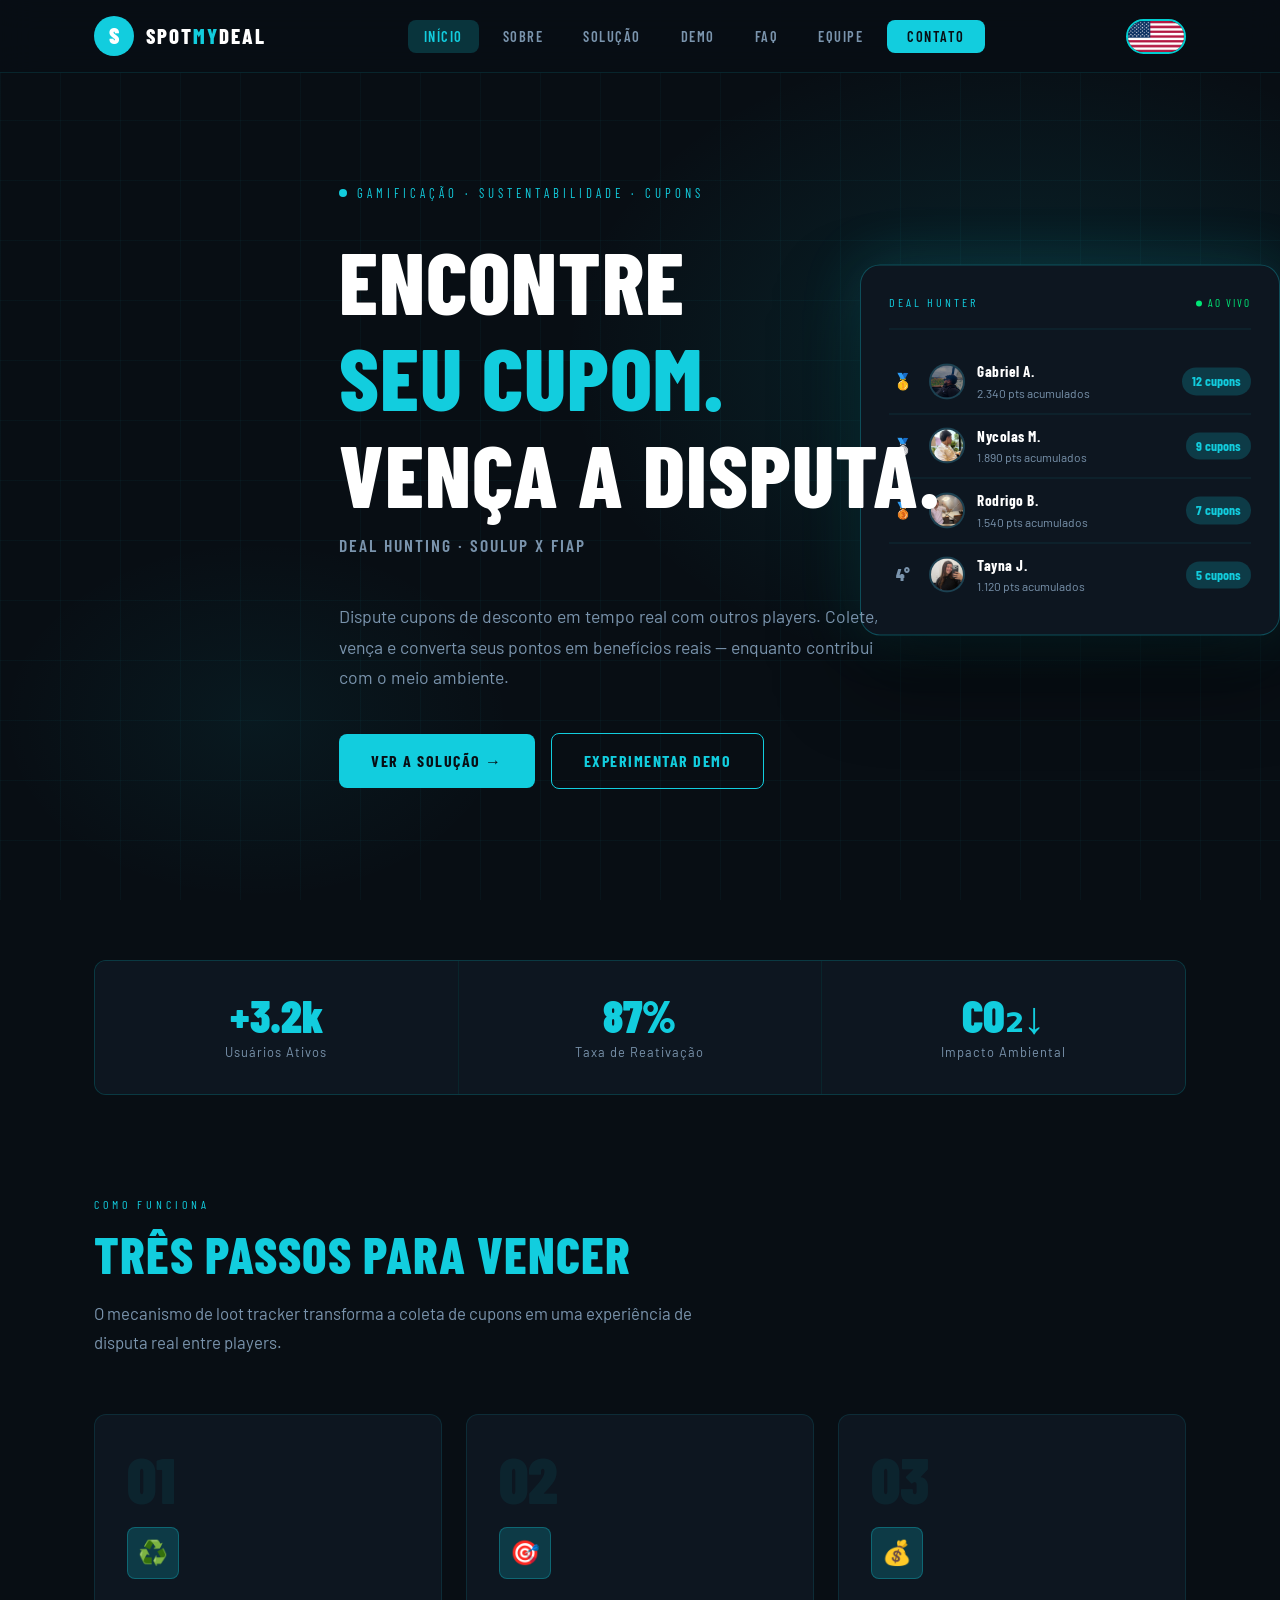
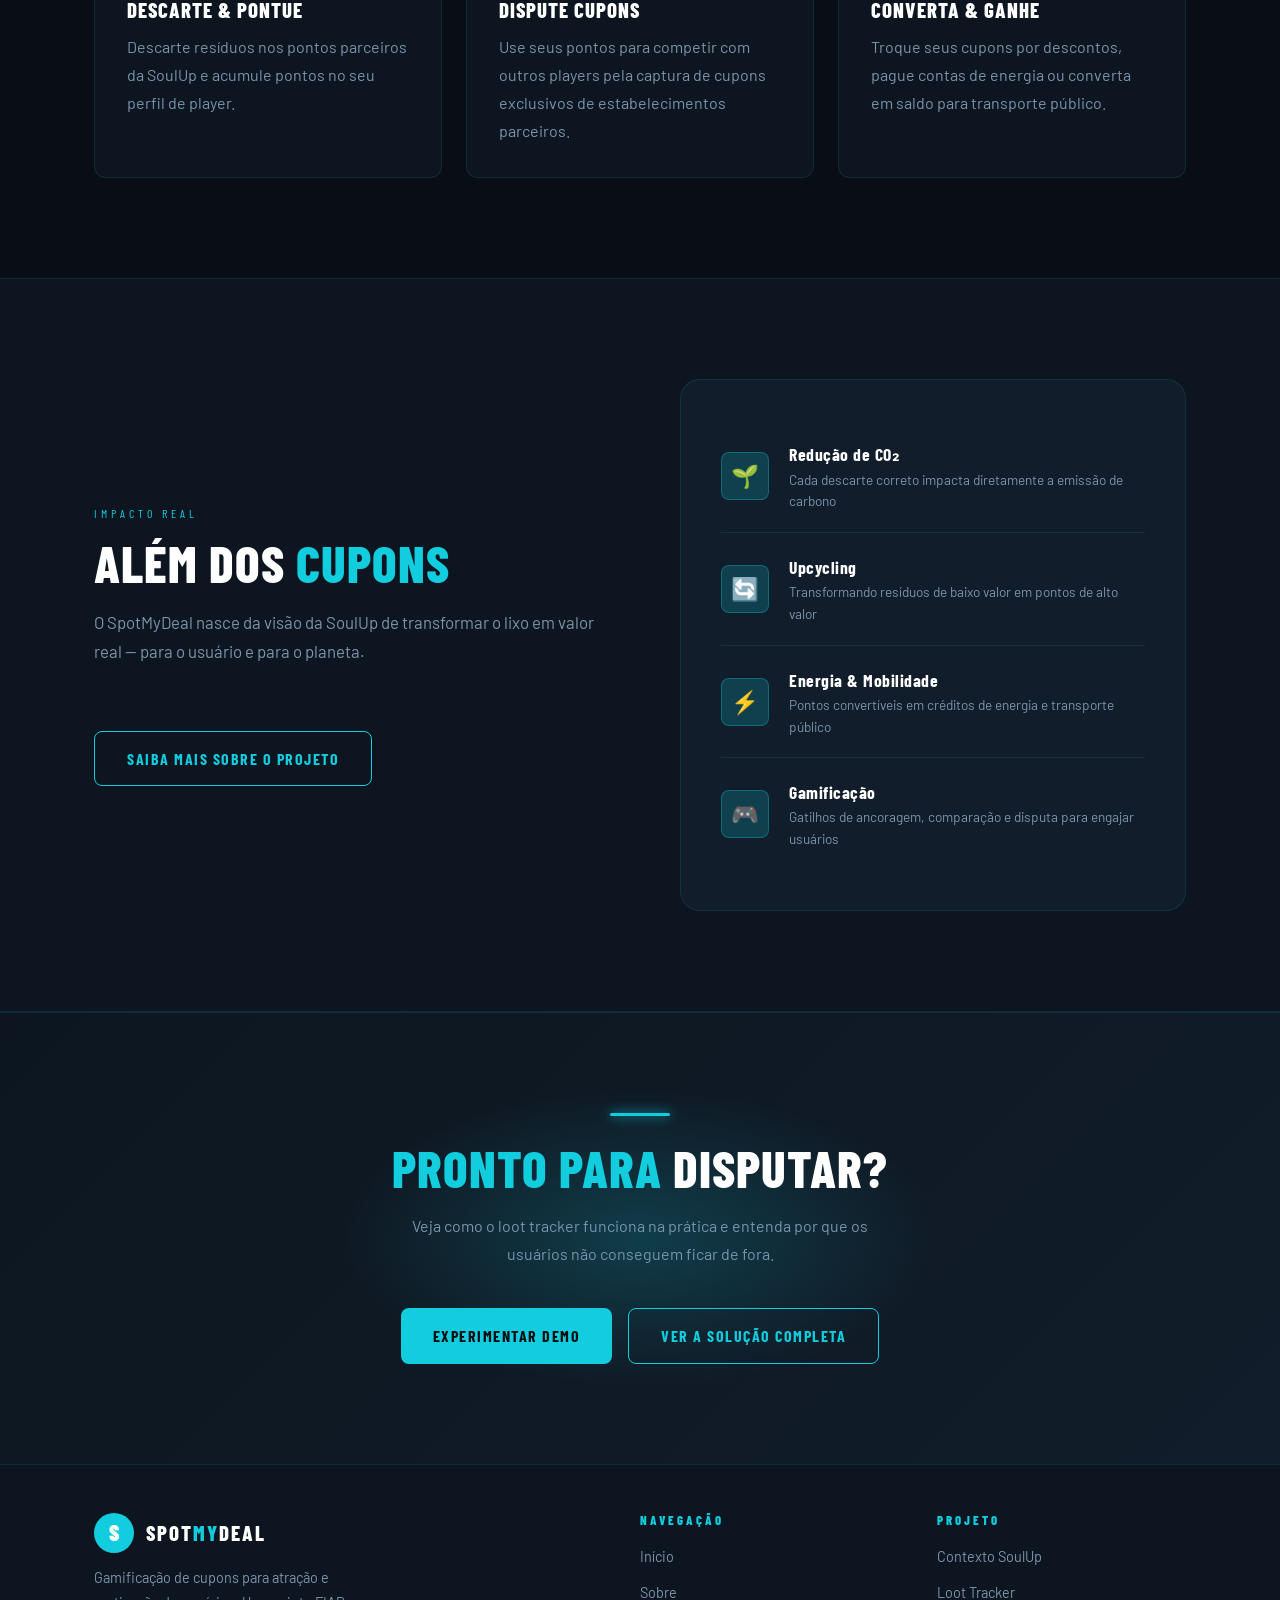
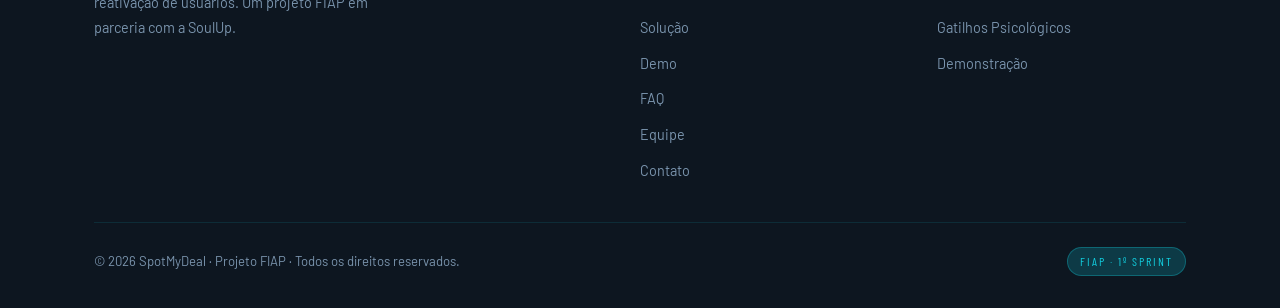
<file: index.html>
<html lang="pt-BR">

<head>
  <meta charset="UTF-8">
  <meta name="viewport" content="width=device-width, initial-scale=1.0">
  <meta name="description"
    content="SpotMyDeal — Encontre seu cupom. Gamificação de cupons de desconto com loot tracker. Projeto FIAP x SoulUp.">
  <title>SpotMyDeal — Encontre Seu Cupom</title>
  <link rel="stylesheet" href="css/style.css">
  <link rel="stylesheet" href="css/responsive.css">
  <style>
    /* === HERO === */
    .hero {
      min-height: 100vh;
      display: flex;
      align-items: center;
      position: relative;
      overflow: hidden;
      background: var(--dark);
      padding-top: 72px;
    }

    .hero-bg {
      position: absolute;
      inset: 0;
      background:
        radial-gradient(ellipse 60% 60% at 80% 40%, rgba(18, 205, 222, 0.12) 0%, transparent 60%),
        radial-gradient(ellipse 40% 40% at 20% 80%, rgba(18, 205, 222, 0.06) 0%, transparent 50%);
      pointer-events: none;
    }

    .hero-grid-bg {
      position: absolute;
      inset: 0;
      background-image:
        linear-gradient(rgba(18, 205, 222, 0.04) 1px, transparent 1px),
        linear-gradient(90deg, rgba(18, 205, 222, 0.04) 1px, transparent 1px);
      background-size: 60px 60px;
      pointer-events: none;
    }

    .hero-content {
      position: relative;
      z-index: 2;
      max-width: 700px;
    }

    .hero-eyebrow {
      display: inline-flex;
      align-items: center;
      gap: 10px;
      margin-bottom: 28px;
    }

    .hero-dot {
      width: 8px;
      height: 8px;
      background: var(--cyan);
      border-radius: 50%;
      animation: pulse 2s infinite;
    }

    @keyframes pulse {

      0%,
      100% {
        box-shadow: 0 0 0 0 var(--cyan-glow-strong);
      }

      50% {
        box-shadow: 0 0 0 8px transparent;
      }
    }

    .hero-eyebrow span {
      font-family: var(--font-display);
      font-size: 0.8rem;
      letter-spacing: 4px;
      color: var(--cyan);
      text-transform: uppercase;
    }

    .hero h1 {
      margin-bottom: 8px;
      color: var(--white);
    }

    .hero h1 .highlight {
      color: var(--cyan);
      position: relative;
    }

    .hero-sub {
      font-size: 1.3rem;
      font-family: var(--font-display);
      font-weight: 600;
      color: var(--text-muted);
      letter-spacing: 2px;
      text-transform: uppercase;
      margin-bottom: 24px;
    }

    .hero p {
      font-size: 1.1rem;
      max-width: 560px;
      margin-bottom: 40px;
    }

    .hero-actions {
      display: flex;
      align-items: center;
      gap: 16px;
      flex-wrap: wrap;
    }

    /* FLOATING CARD */
    .hero-visual {
      position: absolute;
      right: 0;
      top: 50%;
      transform: translateY(-50%);
      width: 420px;
      z-index: 1;
    }

    .loot-card {
      background: var(--dark2);
      border: 1px solid var(--border-strong);
      border-radius: var(--radius-lg);
      padding: 28px;
      box-shadow: 0 40px 80px rgba(0, 0, 0, 0.5), 0 0 60px var(--cyan-glow);
      animation: float 4s ease-in-out infinite;
    }

    @keyframes float {

      0%,
      100% {
        transform: translateY(0);
      }

      50% {
        transform: translateY(-12px);
      }
    }

    .loot-header {
      display: flex;
      align-items: center;
      justify-content: space-between;
      margin-bottom: 20px;
      padding-bottom: 16px;
      border-bottom: 1px solid var(--border);
    }

    .loot-title {
      font-family: var(--font-display);
      font-size: 0.75rem;
      letter-spacing: 3px;
      color: var(--cyan);
      text-transform: uppercase;
    }

    .loot-live {
      display: flex;
      align-items: center;
      gap: 6px;
      font-family: var(--font-display);
      font-size: 0.7rem;
      letter-spacing: 2px;
      color: #00e676;
      text-transform: uppercase;
    }

    .loot-live::before {
      content: '';
      width: 6px;
      height: 6px;
      background: #00e676;
      border-radius: 50%;
      animation: pulse 1.5s infinite;
    }

    .player-row {
      display: flex;
      align-items: center;
      gap: 12px;
      padding: 10px 0;
      border-bottom: 1px solid var(--border);
    }

    .player-row:last-child {
      border-bottom: none;
    }

    .player-rank {
      font-family: var(--font-display);
      font-size: 1rem;
      font-weight: 900;
      width: 28px;
      text-align: center;
    }

    .rank-1 {
      color: #ffd740;
    }

    .rank-2 {
      color: #b0bec5;
    }

    .rank-3 {
      color: #ff8a65;
    }

    .rank-other {
      color: var(--text-muted);
    }

    .player-avatar {
      width: 36px;
      height: 36px;
      border-radius: 50%;
      background: var(--gray);
      border: 2px solid var(--border);
      display: flex;
      align-items: center;
      justify-content: center;
      font-family: var(--font-display);
      font-size: 0.9rem;
      font-weight: 700;
      color: var(--cyan);
      flex-shrink: 0;
    }

    .player-info {
      flex: 1;
    }

    .player-name {
      font-family: var(--font-display);
      font-size: 0.95rem;
      font-weight: 700;
      color: var(--white);
      letter-spacing: 0.5px;
    }

    .player-pts {
      font-size: 0.75rem;
      color: var(--text-muted);
    }

    .player-cupons {
      font-family: var(--font-display);
      font-size: 0.85rem;
      font-weight: 700;
      color: var(--cyan);
      background: var(--cyan-glow);
      padding: 3px 10px;
      border-radius: 20px;
      white-space: nowrap;
    }

    /* STATS */
    .hero-stats {
      display: grid;
      grid-template-columns: repeat(3, 1fr);
      gap: 1px;
      background: var(--border);
      border: 1px solid var(--border);
      border-radius: var(--radius);
      overflow: hidden;
      margin-top: 60px;
    }

    .stat-item {
      background: var(--dark2);
      padding: 32px 24px;
      text-align: center;
    }

    .stat-num {
      font-family: var(--font-display);
      font-size: 2.8rem;
      font-weight: 900;
      color: var(--cyan);
      line-height: 1;
      display: block;
    }

    .stat-label {
      font-size: 0.8rem;
      color: var(--text-muted);
      letter-spacing: 1px;
      margin-top: 4px;
      display: block;
    }

    /* COMO FUNCIONA */
    .how-grid {
      display: grid;
      grid-template-columns: repeat(3, 1fr);
      gap: 24px;
    }

    .how-card {
      background: var(--dark2);
      border: 1px solid var(--border);
      border-radius: var(--radius);
      padding: 32px;
      position: relative;
      overflow: hidden;
      transition: all var(--transition);
    }

    .how-card::before {
      content: '';
      position: absolute;
      top: 0;
      left: 0;
      right: 0;
      height: 2px;
      background: var(--cyan);
      transform: scaleX(0);
      transition: transform var(--transition);
    }

    .how-card:hover::before {
      transform: scaleX(1);
    }

    .how-card:hover {
      border-color: var(--border-strong);
      transform: translateY(-4px);
    }

    .how-num {
      font-family: var(--font-display);
      font-size: 4rem;
      font-weight: 900;
      color: rgba(18, 205, 222, 0.08);
      line-height: 1;
      margin-bottom: 16px;
    }

    .how-card h3 {
      font-size: 1.3rem;
      margin-bottom: 12px;
      color: var(--white);
    }

    /* IMPACTO */
    .impact-section {
      background: var(--dark2);
      border-top: 1px solid var(--border);
      border-bottom: 1px solid var(--border);
    }

    .impact-grid {
      display: grid;
      grid-template-columns: 1fr 1fr;
      gap: 80px;
      align-items: center;
    }

    .impact-visual {
      background: var(--dark3);
      border: 1px solid var(--border);
      border-radius: var(--radius-lg);
      padding: 40px;
    }

    .impact-item {
      display: flex;
      align-items: center;
      gap: 20px;
      padding: 20px 0;
      border-bottom: 1px solid var(--border);
    }

    .impact-item:last-child {
      border-bottom: none;
    }

    .impact-icon {
      width: 48px;
      height: 48px;
      background: var(--cyan-glow);
      border: 1px solid var(--border-strong);
      border-radius: var(--radius-sm);
      display: flex;
      align-items: center;
      justify-content: center;
      font-size: 1.4rem;
      flex-shrink: 0;
    }

    .impact-info strong {
      display: block;
      font-family: var(--font-display);
      font-size: 1.1rem;
      font-weight: 700;
      color: var(--white);
      letter-spacing: 0.5px;
    }

    .impact-info span {
      font-size: 0.85rem;
      color: var(--text-muted);
    }

    /* CTA FINAL */
    .cta-section {
      background: linear-gradient(135deg, var(--dark2) 0%, var(--dark3) 100%);
      border-top: 1px solid var(--border);
      text-align: center;
      position: relative;
      overflow: hidden;
    }

    .cta-section::before {
      content: '';
      position: absolute;
      top: 50%;
      left: 50%;
      transform: translate(-50%, -50%);
      width: 600px;
      height: 300px;
      background: radial-gradient(ellipse, var(--cyan-glow) 0%, transparent 70%);
      pointer-events: none;
    }

    .cta-section .container {
      position: relative;
      z-index: 1;
    }

    @media (max-width: 991px) {
      .hero-visual {
        display: none;
      }

      .how-grid {
        grid-template-columns: 1fr;
      }

      .impact-grid {
        grid-template-columns: 1fr;
        gap: 40px;
      }

      .hero-stats {
        grid-template-columns: 1fr;
      }
    }

    @media (max-width: 480px) {
      .hero-stats {
        grid-template-columns: 1fr;
      }
    }
  </style>
</head>

<body>

  <!-- NAVBAR -->
  <nav class="navbar">
    <div class="container">
      <div class="navbar-inner">
        <a href="index.html" class="nav-logo">
          <div class="nav-logo-icon">S</div>
          <span class="nav-logo-text">Spot<span>My</span>Deal</span>
        </a>
        <ul class="nav-links">
          <li><a href="index.html" data-i18n="nav.home">Início</a></li>
          <li><a href="sobre.html" data-i18n="nav.about">Sobre</a></li>
          <li><a href="solucao.html" data-i18n="nav.solution">Solução</a></li>
          <li><a href="demo.html" data-i18n="nav.demo">Demo</a></li>
          <li><a href="faq.html" data-i18n="nav.faq">FAQ</a></li>
          <li><a href="integrantes.html" data-i18n="nav.team">Equipe</a></li>
          <li><a href="contato.html" class="nav-cta" data-i18n="contact.h1">Contato</a></li>
        </ul>
        <button id="lang-toggle" class="lang-toggle" onclick="traduzirPagina()">
          <img src="img/eua.png" class="flag-img" alt="Traduzir">
        </button>
        <script src="js/troca.js"></script>
      </div>
      <div class="mobile-nav">
        <a href="index.html" class="active" data-i18n="nav.home">Início</a>
        <a href="sobre.html" data-i18n="nav.about">Sobre</a>
        <a href="solucao.html" data-i18n="nav.solution">Solução</a>
        <a href="demo.html" data-i18n="nav.demo">Demo</a>
        <a href="faq.html" data-i18n="faq.h1">FAQ</a>
        <a href="integrantes.html" data-i18n="contact.team.label">Equipe</a>
        <a href="contato.html" data-i18n="contact.h1">Contato</a>
      </div>
    </div>
  </nav>

  <main>

    <!-- HERO -->
    <section class="hero">
      <div class="hero-bg"></div>
      <div class="hero-grid-bg"></div>
      <div class="container">
        <div class="hero-content">
          <div class="hero-eyebrow">
            <div class="hero-dot"></div>
            <span data-i18n="home.eyebrow">GAMIFICAÇÃO · SUSTENTABILIDADE · CUPONS</span>
          </div>
          <h1>
            <span data-i18n="home.h1.line1">Encontre</span><br>
            <span class="highlight" data-i18n="home.h1.line2">Seu Cupom.</span><br>
            <span data-i18n="home.h1.line3">Vença a Disputa.</span>
          </h1>
          <p class="hero-sub">DEAL HUNTING · SoulUp x FIAP</p>
          <p data-i18n="home.desc">
            Dispute cupons de desconto em tempo real com outros players. Colete, vença e converta seus pontos em
            benefícios reais — enquanto contribui com o meio ambiente.
          </p>
          <div class="hero-actions">
            <a href="solucao.html" class="btn btn-primary" data-i18n="home.btn.solution">
    Ver a Solução →
</a>

            <a href="demo.html" class="btn btn-outline" data-i18n="home.btn.demo">Experimentar Demo</a>
          </div>
        </div>

        <!-- Floating leaderboard card -->
        <div class="hero-visual">
          <div class="loot-card">
            <div class="loot-header">
              <span class="loot-title">Deal Hunter</span>
              <span class="loot-live">Ao vivo</span>
            </div>
            <div class="player-row">
              <span class="player-rank rank-1">🥇</span>
              <img class="player-avatar" src="img/EU.jpeg" alt="Avatar do usuário">
              <div class="player-info">
                <div class="player-name">Gabriel A.</div>
                <div class="player-pts">2.340 pts acumulados</div>
              </div>

              <span class="player-cupons">12 cupons</span>
            </div>
            <div class="player-row">
              <span class="player-rank rank-2">🥈</span>
              <img class="player-avatar" src="img/escobar.png" alt="Avatar do usuário">
              <div class="player-info">
                <div class="player-name">Nycolas M.</div>
                <div class="player-pts">1.890 pts acumulados</div>
              </div>
              <span class="player-cupons">9 cupons</span>
            </div>
            <div class="player-row">
              <span class="player-rank rank-3">🥉</span>
              <img class="player-avatar" src="img/rodrigo.png" alt="Avatar do usuário">
              <div class="player-info">
                <div class="player-name">Rodrigo B.</div>
                <div class="player-pts">1.540 pts acumulados</div>
              </div>
              <span class="player-cupons">7 cupons</span>
            </div>
            <div class="player-row">
              <span class="player-rank rank-other">4°</span>
              <img class="player-avatar" src="img/tay.png" alt="Avatar do usuário">
              <div class="player-info">
                <div class="player-name">Tayna J.</div>
                <div class="player-pts">1.120 pts acumulados</div>
              </div>
              <span class="player-cupons">5 cupons</span>
            </div>
          </div>
        </div>
      </div>
    </section>

    <!-- STATS -->
    <section style="padding: 0;">
      <div class="container">
        <div class="hero-stats">
          <div class="stat-item">
            <span class="stat-num" data-i18n="home.stat1.num">+3.2k</span>
            <span class="stat-label" data-i18n="home.stat1.label">Usuários Ativos</span>
          </div>
          <div class="stat-item">
            <span class="stat-num" data-i18n="home.stat2.num">87%</span>
            <span class="stat-label" data-i18n="home.stat2.label">Taxa de Reativação</span>
          </div>
          <div class="stat-item">
            <span class="stat-num" data-i18n="home.stat3.num">CO₂↓</span>
            <span class="stat-label" data-i18n="home.stat3.label">Impacto Ambiental</span>
          </div>
        </div>
      </div>
    </section>

    <!-- COMO FUNCIONA -->
    <section class="section">
      <div class="container">
        <span class="section-label" data-i18n="home.how.label">Como funciona</span>
        <h2 class="section-title">
          <span data-i18n="home.how.title">Três passos para</span>
          <span data-i18n="home.how.title.hl">vencer</span>
        </h2>
        <p class="section-desc" data-i18n="home.how.desc">O mecanismo de loot tracker transforma a coleta de cupons em
          uma experiência de disputa
          real entre players.</p>
        <div class="how-grid grid-3">
          <div class="how-card">
            <div class="how-num">01</div>
            <div class="card-icon">♻️</div>
            <h3 data-i18n="home.step1.title">Descarte & Pontue</h3>
            <p data-i18n="home.step1.desc">Descarte resíduos nos pontos parceiros da SoulUp e acumule pontos no seu
              perfil de player.</p>
          </div>
          <div class="how-card">
            <div class="how-num">02</div>
            <div class="card-icon">🎯</div>
            <h3 data-i18n="home.step2.title">Dispute Cupons</h3>
            <p data-i18n="home.step2.desc">Use seus pontos para competir com outros players pela captura de cupons
              exclusivos de estabelecimentos
              parceiros.</p>
          </div>
          <div class="how-card">
            <div class="how-num">03</div>
            <div class="card-icon">💰</div>
            <h3 data-i18n="home.step3.title">Converta &amp; Ganhe</h3>
            <p data-i18n="home.step3.desc">Troque seus cupons por descontos, pague contas de energia ou converta em
              saldo para transporte público.
            </p>
          </div>
        </div>
      </div>
    </section>

    <!-- IMPACTO REAL -->
    <section class="section impact-section">
      <div class="container">
        <div class="impact-grid">
          <div>
            <span class="section-label" data-i18n="home.impact.label">Impacto Real</span>
            <h2 class="section-title">
              <span data-i18n="impacto_titulo_1" style="color: white !important;">Além dos</span>
              <span data-i18n="impacto_titulo_2">cupons</span>
            </h2>
            <p class="section-desc" data-i18n="home.impact.desc">O SpotMyDeal nasce da visão da SoulUp de transformar o
              lixo em valor real — para o
              usuário e para o planeta.</p>
            <a href="sobre.html" class="btn btn-outline" style="margin-top: 8px;" data-i18n="home.impact.btn">
              Saiba mais sobre o projeto
            </a>
          </div>
          <div class="impact-visual">
            <div class="impact-item">
              <div class="impact-icon">🌱</div>
              <div class="impact-info">
                <strong data-i18n="home.i1.title">Redução de CO₂</strong>
                <span data-i18n="home.i1.desc">Cada descarte correto impacta diretamente a emissão de carbono</span>
              </div>
            </div>
            <div class="impact-item">
              <div class="impact-icon">🔄</div>
              <div class="impact-info">
                <strong data-i18n="home.i2.title">Upcycling</strong>
                <span data-i18n="home.i2.desc">Transformando resíduos de baixo valor em pontos de alto valor</span>
              </div>
            </div>
            <div class="impact-item">
              <div class="impact-icon">⚡</div>
              <div class="impact-info">
                <strong data-i18n="home.i3.title">Energia &amp; Mobilidade</strong>
                <span data-i18n="home.i3.desc">Pontos convertíveis em créditos de energia e transporte público</span>
              </div>
            </div>
            <div class="impact-item">
              <div class="impact-icon">🎮</div>
              <div class="impact-info">
                <strong data-i18n="home.i4.title">Gamificação</strong>
                <span data-i18n="home.i4.desc">Gatilhos de ancoragem, comparação e disputa para engajar usuários</span>
              </div>
            </div>
          </div>
        </div>
      </div>
    </section>

    <!-- CTA FINAL -->
    <section class="section cta-section">
      <div class="container">
        <div class="glow-line" style="margin: 0 auto 24px;"></div>
        <h2 class="section-title">
          <span data-i18n="home.cta.title">Pronto para</span>
          <span data-i18n="home.cta.hl" style="color: var(--white) !important;">disputar?</span>
        </h2>
        <p style="margin: 0 auto 40px; max-width: 500px;" data-i18n="home.cta.desc">Veja como o loot tracker funciona na
          prática e entenda por que
          os usuários não conseguem ficar de fora.</p>
        <div style="display: flex; gap: 16px; justify-content: center; flex-wrap: wrap;">
          <a href="demo.html" class="btn btn-primary" data-i18n="home.hero.btn_demo">
            Experimentar Demo
          </a>
          <a href="solucao.html" class="btn btn-outline" data-i18n="home.hero.btn_solution">
            Ver a Solução Completa
          </a>
        </div>
      </div>
    </section>

  </main>

  <!-- FOOTER -->
  <footer>
    <div class="container">
      <div class="footer-grid">
        <div class="footer-brand">
          <a href="index.html" class="nav-logo" style="margin-bottom: 0;">
            <div class="nav-logo-icon">S</div>
            <span class="nav-logo-text">Spot<span>My</span>Deal</span>
          </a>
          <p data-i18n="footer.desc">Gamificação de cupons para atração e reativação de usuários. Um projeto FIAP em
            parceria com a SoulUp.</p>
        </div>
        <div class="footer-col">
          <h4>Navegação</h4>
          <ul>
            <li><a href="index.html" data-i18n="nav.home">Início</a></li>
            <li><a href="sobre.html" data-i18n="nav.about">Sobre</a></li>
            <li><a href="solucao.html" data-i18n="nav.solution">Solução</a></li>
            <li><a href="demo.html" data-i18n="nav.demo">Demo</a></li>
            <li><a href="faq.html" data-i18n="faq.h1">FAQ</a></li>
            <li><a href="integrantes.html" data-i18n="contact.team.label">Equipe</a></li>
            <li><a href="contato.html" data-i18n="contact.h1">Contato</a></li>
          </ul>
        </div>
        <div class="footer-col">
          <h4>Projeto</h4>
          <ul>
            <li><a href="sobre.html#contexto" data-i18n="footer.context">Contexto SoulUp</a></li>
            <li><a href="solucao.html#mecanismo" data-i18n="demo.h1">Loot Tracker</a></li>
            <li><a href="solucao.html#gatilhos" data-i18n="footer.triggers">Gatilhos Psicológicos</a></li>
            <li><a href="demo.html" data-i18n="footer.demo">Demonstração</a></li>
          </ul>
        </div>
      </div>
      <div class="footer-bottom">
        <p style="color: var(--text-muted);">© 2026 SpotMyDeal · Projeto FIAP · Todos os direitos reservados.</p>
        <span class="footer-badge" data-i18n="footer.badge">FIAP · 1º SPRINT</span>
      </div>
    </div>
  </footer>

  <script src="js/main.js"></script>
  <script src="js/i18n.js"></script>
  <!-- Code injected by live-server -->
  <script>
    // <![CDATA[  <-- For SVG support
    if ('WebSocket' in window) {
      (function () {
        function refreshCSS() {
          var sheets = [].slice.call(document.getElementsByTagName("link"));
          var head = document.getElementsByTagName("head")[0];
          for (var i = 0; i < sheets.length; ++i) {
            var elem = sheets[i];
            var parent = elem.parentElement || head;
            parent.removeChild(elem);
            var rel = elem.rel;
            if (elem.href && typeof rel != "string" || rel.length == 0 || rel.toLowerCase() == "stylesheet") {
              var url = elem.href.replace(/(&|\?)_cacheOverride=\d+/, '');
              elem.href = url + (url.indexOf('?') >= 0 ? '&' : '?') + '_cacheOverride=' + (new Date().valueOf());
            }
            parent.appendChild(elem);
          }
        }
        var protocol = window.location.protocol === 'http:' ? 'ws://' : 'wss://';
        var address = protocol + window.location.host + window.location.pathname + '/ws';
        var socket = new WebSocket(address);
        socket.onmessage = function (msg) {
          if (msg.data == 'reload') window.location.reload();
          else if (msg.data == 'refreshcss') refreshCSS();
        };
        if (sessionStorage && !sessionStorage.getItem('IsThisFirstTime_Log_From_LiveServer')) {
          console.log('Live reload enabled.');
          sessionStorage.setItem('IsThisFirstTime_Log_From_LiveServer', true);
        }
      })();
    }
    else {
      console.error('Upgrade your browser. This Browser is NOT supported WebSocket for Live-Reloading.');
    }
    // ]]>
  </script>


</body>

</html>
</file>
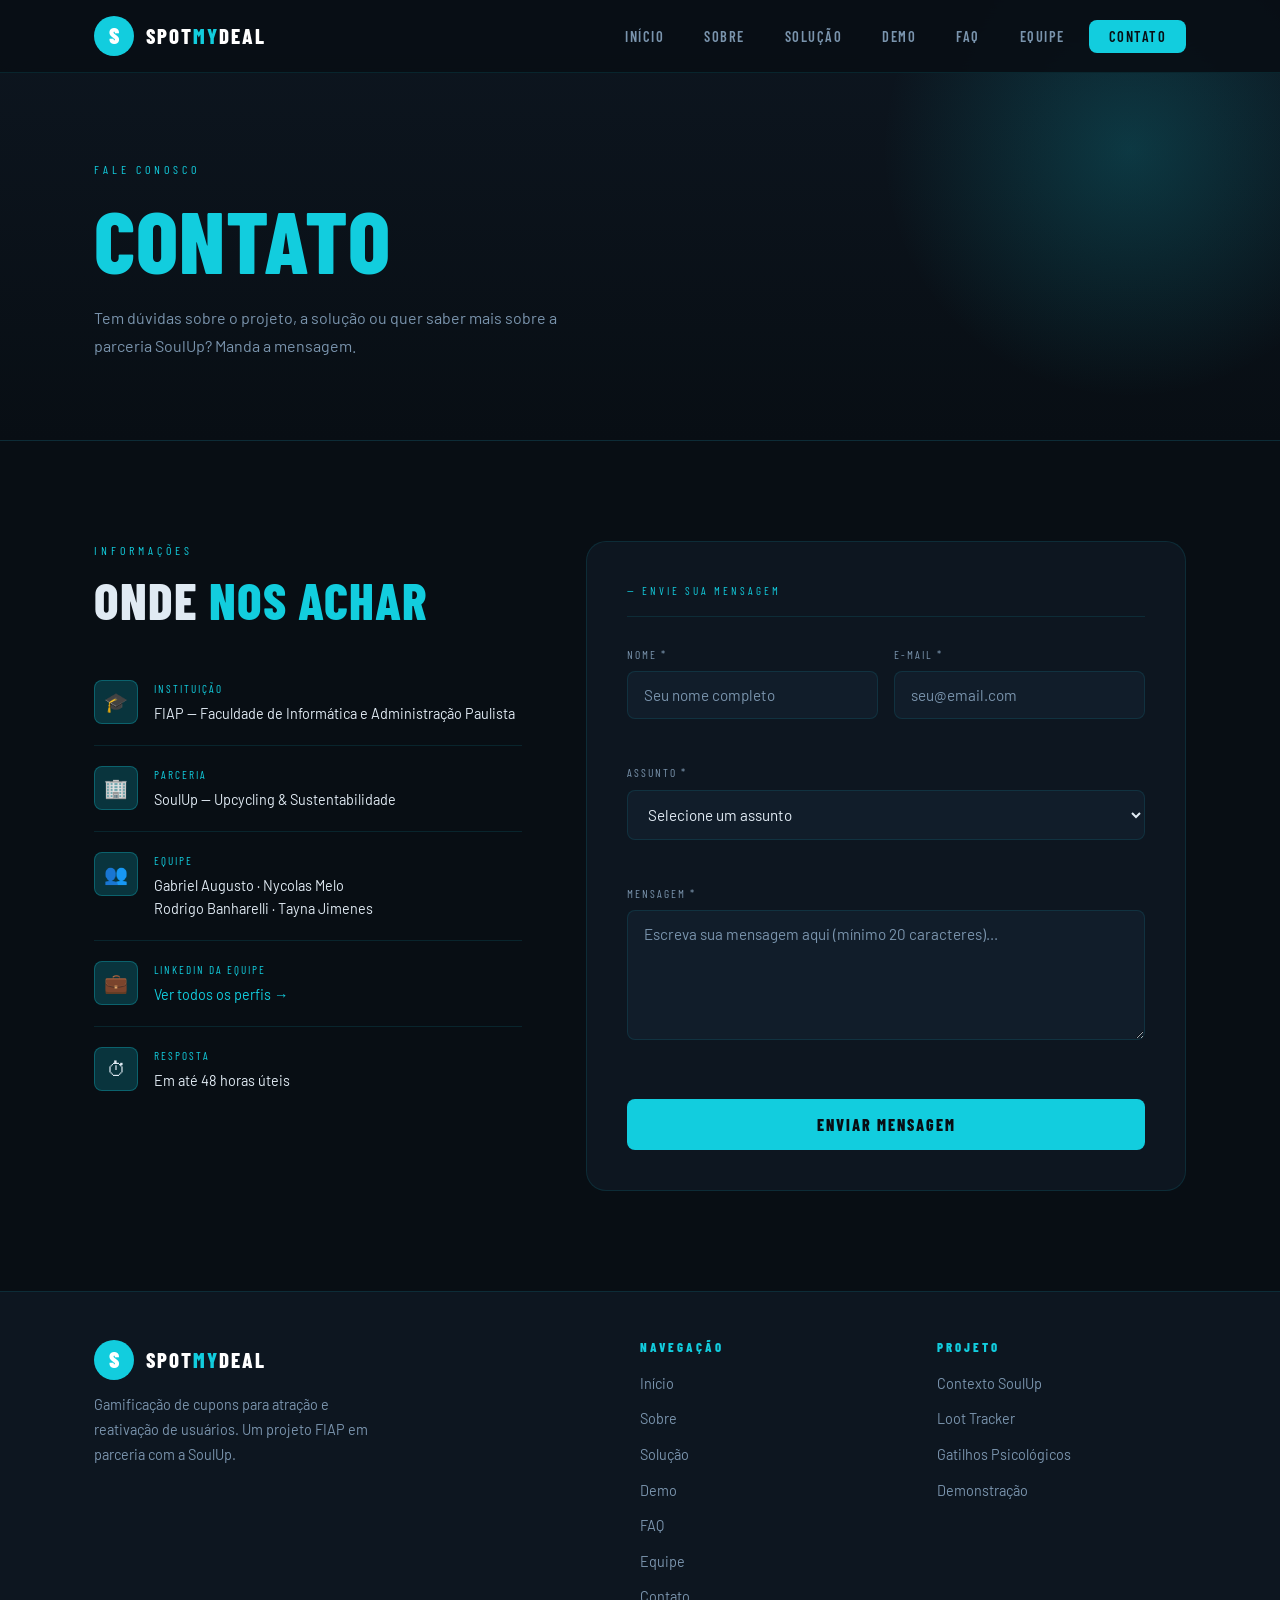
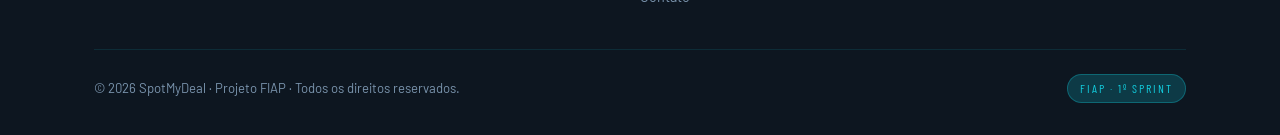
<file: contato.html>
<!DOCTYPE html>
<html lang="pt-BR">
<head>
  <meta charset="UTF-8" />
  <meta name="viewport" content="width=device-width, initial-scale=1.0" />
  <meta name="description" content="Contato SpotMyDeal — Entre em contato com a equipe do projeto." />
  <title>Contato — SpotMyDeal</title>
  <link rel="stylesheet" href="css/style.css" />
  <link rel="stylesheet" href="css/responsive.css" />
  <style>
    .contact-grid {
      display: grid;
      grid-template-columns: 1fr 1.4fr;
      gap: 64px;
      align-items: start;
    }

    /* INFO */
    .contact-info-item {
      display: flex;
      align-items: flex-start;
      gap: 16px;
      padding: 20px 0;
      border-bottom: 1px solid var(--border);
    }

    .contact-info-item:last-child { border-bottom: none; }

    .ci-icon {
      width: 44px;
      height: 44px;
      background: var(--cyan-glow);
      border: 1px solid var(--border-strong);
      border-radius: var(--radius-sm);
      display: flex;
      align-items: center;
      justify-content: center;
      font-size: 1.2rem;
      flex-shrink: 0;
    }

    .ci-label {
      font-family: var(--font-display);
      font-size: 0.7rem;
      letter-spacing: 2px;
      color: var(--cyan);
      text-transform: uppercase;
      margin-bottom: 4px;
    }

    .ci-value {
      font-size: 0.9rem;
      color: var(--text);
    }

    /* FORM */
    .form-card {
      background: var(--dark2);
      border: 1px solid var(--border);
      border-radius: var(--radius-lg);
      padding: 40px;
    }

    .form-title {
      font-family: var(--font-display);
      font-size: 0.7rem;
      letter-spacing: 3px;
      color: var(--cyan);
      text-transform: uppercase;
      margin-bottom: 28px;
      padding-bottom: 16px;
      border-bottom: 1px solid var(--border);
    }

    .form-row {
      display: grid;
      grid-template-columns: 1fr 1fr;
      gap: 16px;
    }

    .field-group {
      margin-bottom: 20px;
      position: relative;
    }

    .field-label {
      display: block;
      font-family: var(--font-display);
      font-size: 0.72rem;
      letter-spacing: 2px;
      color: var(--text-muted);
      text-transform: uppercase;
      margin-bottom: 8px;
    }

    .field-input {
      width: 100%;
      padding: 14px 16px;
      background: var(--dark3);
      border: 1px solid var(--border);
      border-radius: var(--radius-sm);
      color: var(--text);
      font-family: var(--font-body);
      font-size: 0.95rem;
      outline: none;
      transition: all var(--transition);
    }

    .field-input::placeholder { color: var(--text-muted); }

    .field-input:focus {
      border-color: var(--cyan);
      box-shadow: 0 0 0 3px var(--cyan-glow);
    }

    .field-input.input-error {
      border-color: #ff4444;
      box-shadow: 0 0 0 3px rgba(255,68,68,0.15);
    }

    .field-input.input-ok { border-color: #00e676; }

    textarea.field-input {
      resize: vertical;
      min-height: 130px;
    }

    select.field-input { cursor: pointer; }

    .field-error {
      font-size: 0.75rem;
      color: #ff6b6b;
      margin-top: 6px;
      display: block;
      min-height: 18px;
    }

    .btn-submit {
      width: 100%;
      padding: 16px;
      background: var(--cyan);
      color: var(--dark);
      border: none;
      border-radius: var(--radius-sm);
      font-family: var(--font-display);
      font-size: 1rem;
      font-weight: 800;
      letter-spacing: 2px;
      text-transform: uppercase;
      cursor: pointer;
      transition: all var(--transition);
      margin-top: 8px;
    }

    .btn-submit:hover:not(:disabled) {
      background: var(--white);
      transform: translateY(-2px);
      box-shadow: 0 8px 24px var(--cyan-glow-strong);
    }

    .btn-submit:disabled { opacity: 0.6; cursor: not-allowed; }

    .form-feedback {
      padding: 14px 18px;
      border-radius: var(--radius-sm);
      font-size: 0.9rem;
      margin-top: 16px;
      font-weight: 500;
    }

    .feedback-success {
      background: rgba(0,230,118,0.1);
      border: 1px solid rgba(0,230,118,0.3);
      color: #00e676;
    }

    .feedback-error {
      background: rgba(255,68,68,0.1);
      border: 1px solid rgba(255,68,68,0.3);
      color: #ff6b6b;
    }

    @media (max-width: 850px) {
      .contact-grid { grid-template-columns: 1fr; gap: 40px; }
      .form-row { grid-template-columns: 1fr; }
    }

    @media (max-width: 480px) {
      .form-card { padding: 24px; }
    }
  </style>
</head>
<body>

  <nav class="navbar">
    <div class="container">
      <div class="navbar-inner">
        <a href="index.html" class="nav-logo">
          <div class="nav-logo-icon">S</div>
          <span class="nav-logo-text">Spot<span>My</span>Deal</span>
        </a>
        <ul class="nav-links">
          <li><a href="index.html">Início</a></li>
          <li><a href="sobre.html">Sobre</a></li>
          <li><a href="solucao.html">Solução</a></li>
          <li><a href="demo.html">Demo</a></li>
          <li><a href="faq.html">FAQ</a></li>
          <li><a href="integrantes.html">Equipe</a></li>
          <li><a href="contato.html" class="nav-cta active">Contato</a></li>
        </ul>
        <button class="hamburger" aria-label="Menu">
          <span></span><span></span><span></span>
        </button>
      </div>
    </div>
    <div class="mobile-nav">
      <a href="index.html">Início</a>
      <a href="sobre.html">Sobre</a>
      <a href="solucao.html">Solução</a>
      <a href="demo.html">Demo</a>
      <a href="faq.html">FAQ</a>
      <a href="integrantes.html">Equipe</a>
      <a href="contato.html">Contato</a>
    </div>
  </nav>

  <main>
    <section class="page-hero">
      <div class="container">
        <span class="section-label">Fale conosco</span>
        <h1><span style="color:var(--cyan)">Contato</span></h1>
        <p style="max-width: 500px; margin-top: 16px;">Tem dúvidas sobre o projeto, a solução ou quer saber mais sobre a parceria SoulUp? Manda a mensagem.</p>
      </div>
    </section>

    <section class="section">
      <div class="container">
        <div class="contact-grid">

          <!-- INFO -->
          <div>
            <span class="section-label">Informações</span>
            <h2 class="section-title" style="margin-bottom: 32px;">Onde <span>nos achar</span></h2>

            <div class="contact-info-item">
              <div class="ci-icon">🎓</div>
              <div>
                <div class="ci-label">Instituição</div>
                <div class="ci-value">FIAP — Faculdade de Informática e Administração Paulista</div>
              </div>
            </div>

            <div class="contact-info-item">
              <div class="ci-icon">🏢</div>
              <div>
                <div class="ci-label">Parceria</div>
                <div class="ci-value">SoulUp — Upcycling & Sustentabilidade</div>
              </div>
            </div>

            <div class="contact-info-item">
              <div class="ci-icon">👥</div>
              <div>
                <div class="ci-label">Equipe</div>
                <div class="ci-value">
                  Gabriel Augusto · Nycolas Melo<br>
                  Rodrigo Banharelli · Tayna Jimenes
                </div>
              </div>
            </div>

            <div class="contact-info-item">
              <div class="ci-icon">💼</div>
              <div>
                <div class="ci-label">LinkedIn da Equipe</div>
                <div class="ci-value">
                  <a href="integrantes.html" style="color: var(--cyan);">Ver todos os perfis →</a>
                </div>
              </div>
            </div>

            <div class="contact-info-item">
              <div class="ci-icon">⏱</div>
              <div>
                <div class="ci-label">Resposta</div>
                <div class="ci-value">Em até 48 horas úteis</div>
              </div>
            </div>
          </div>

          <!-- FORMULÁRIO -->
          <div class="form-card">
            <div class="form-title">— Envie sua mensagem</div>
            <form id="contact-form" novalidate>

              <div class="form-row">
                <div class="field-group">
                  <label class="field-label" for="nome">Nome *</label>
                  <input class="field-input" type="text" id="nome" name="nome" placeholder="Seu nome completo" />
                  <span class="field-error"></span>
                </div>
                <div class="field-group">
                  <label class="field-label" for="email">E-mail *</label>
                  <input class="field-input" type="email" id="email" name="email" placeholder="seu@email.com" />
                  <span class="field-error"></span>
                </div>
              </div>

              <div class="field-group">
                <label class="field-label" for="assunto">Assunto *</label>
                <select class="field-input" id="assunto" name="assunto">
                  <option value="">Selecione um assunto</option>
                  <option value="projeto">Sobre o projeto SpotMyDeal</option>
                  <option value="soulup">Parceria SoulUp</option>
                  <option value="fiap">Trabalho FIAP</option>
                  <option value="demo">Dúvidas sobre a Demo</option>
                  <option value="outro">Outro</option>
                </select>
                <span class="field-error"></span>
              </div>

              <div class="field-group">
                <label class="field-label" for="mensagem">Mensagem *</label>
                <textarea class="field-input" id="mensagem" name="mensagem" placeholder="Escreva sua mensagem aqui (mínimo 20 caracteres)..."></textarea>
                <span class="field-error"></span>
              </div>

              <button type="submit" class="btn-submit">Enviar Mensagem</button>
            </form>
          </div>

        </div>
      </div>
    </section>
  </main>

  <footer>
    <div class="container">
      <div class="footer-grid">
        <div class="footer-brand">
          <a href="index.html" class="nav-logo">
            <div class="nav-logo-icon">S</div>
            <span class="nav-logo-text">Spot<span>My</span>Deal</span>
          </a>
          <p>Gamificação de cupons para atração e reativação de usuários. Um projeto FIAP em parceria com a SoulUp.</p>
        </div>
        <div class="footer-col">
          <h4>Navegação</h4>
          <ul>
            <li><a href="index.html">Início</a></li>
            <li><a href="sobre.html">Sobre</a></li>
            <li><a href="solucao.html">Solução</a></li>
            <li><a href="demo.html">Demo</a></li>
            <li><a href="faq.html">FAQ</a></li>
            <li><a href="integrantes.html">Equipe</a></li>
            <li><a href="contato.html">Contato</a></li>
          </ul>
        </div>
        <div class="footer-col">
          <h4>Projeto</h4>
          <ul>
            <li><a href="sobre.html#contexto">Contexto SoulUp</a></li>
            <li><a href="solucao.html#mecanismo">Loot Tracker</a></li>
            <li><a href="solucao.html#gatilhos">Gatilhos Psicológicos</a></li>
            <li><a href="demo.html">Demonstração</a></li>
          </ul>
        </div>
      </div>
      <div class="footer-bottom">
        <p style="color: var(--text-muted);">© 2026 SpotMyDeal · Projeto FIAP · Todos os direitos reservados.</p>
        <span class="footer-badge">FIAP · 1º SPRINT</span>
      </div>
    </div>
  </footer>

  <script src="js/main.js"></script>
  <script src="js/contato.js"></script>
</body>
</html>
</file>
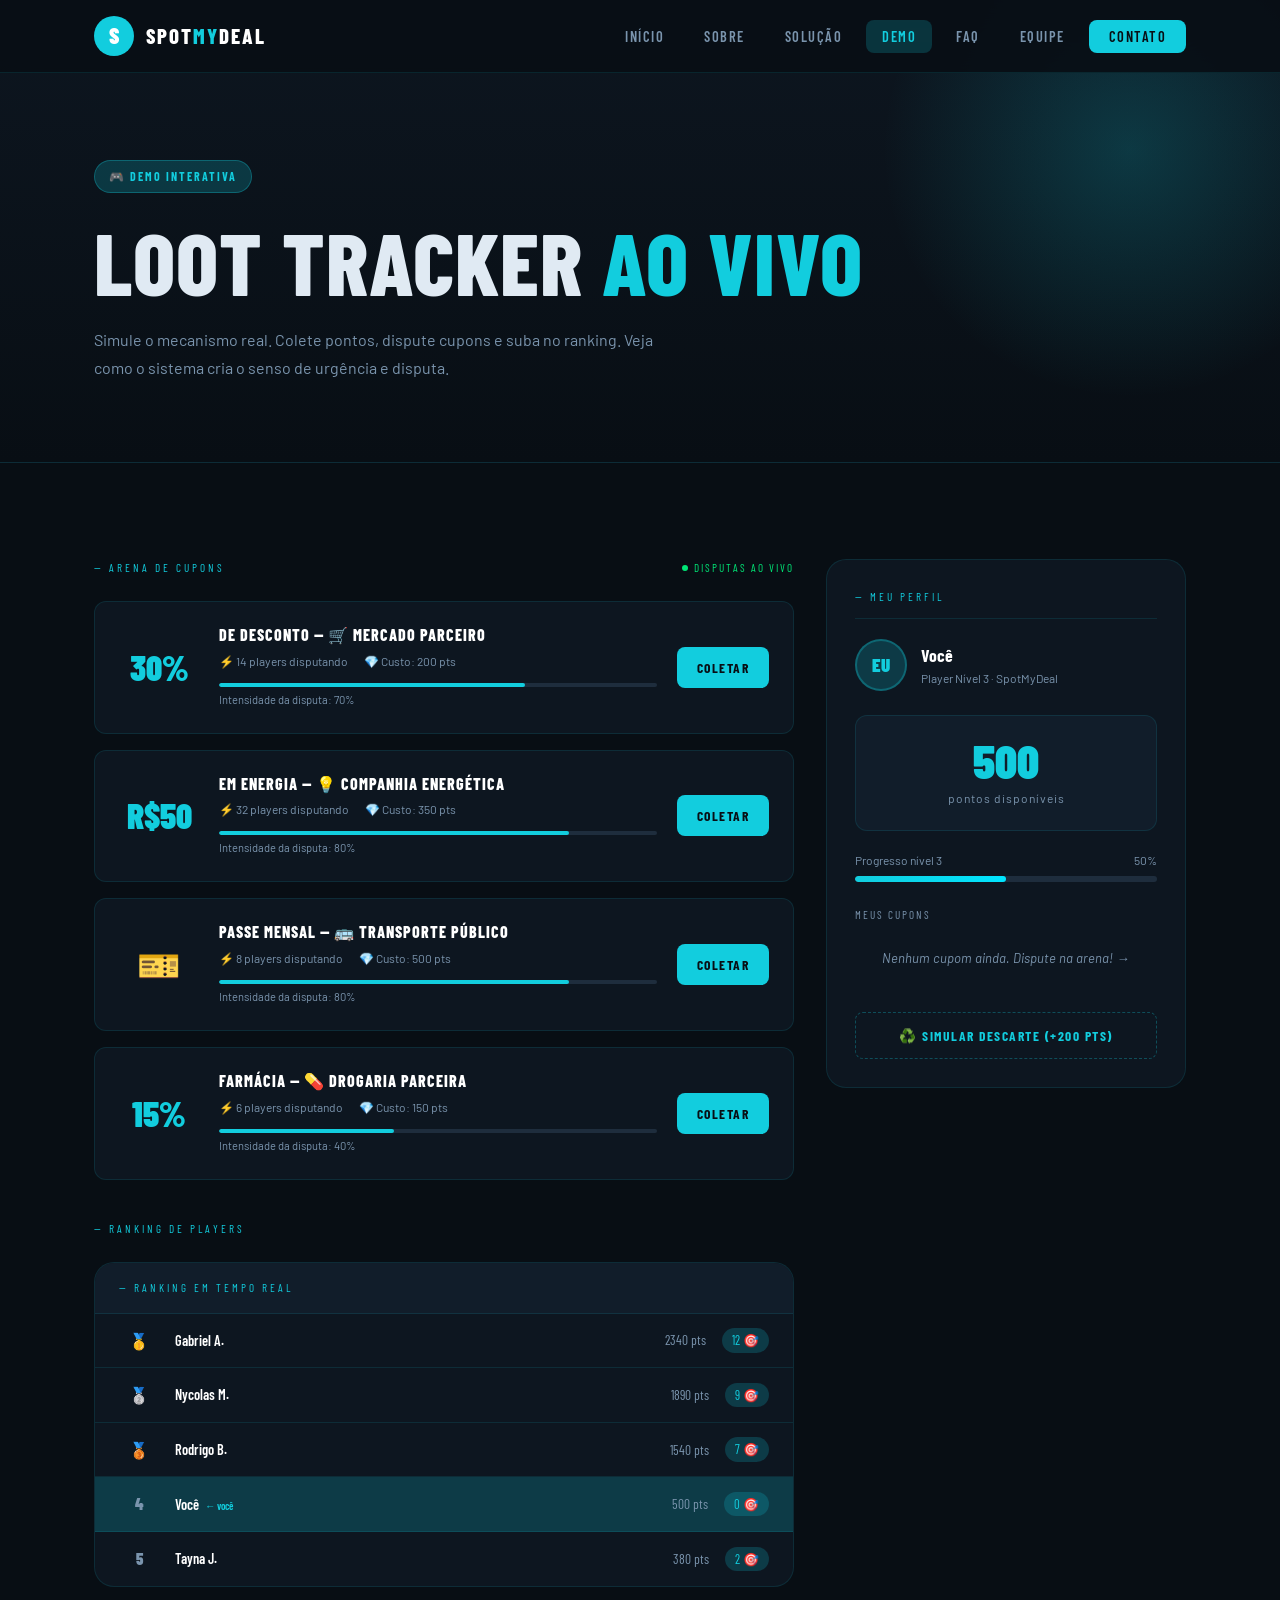
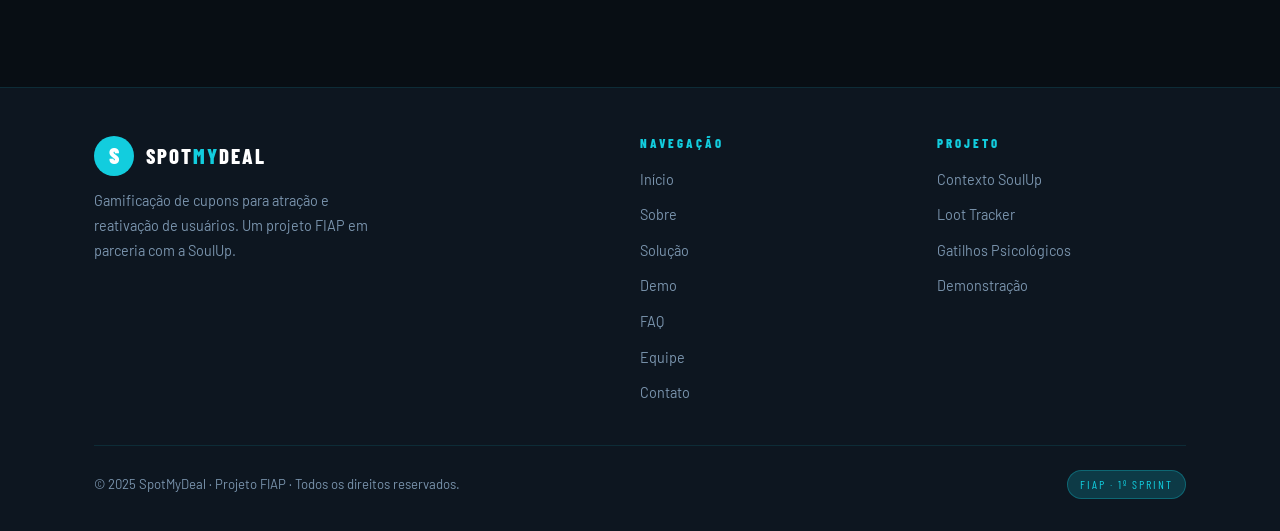
<file: demo.html>
<!DOCTYPE html>
<html lang="pt-BR">
<head>
  <meta charset="UTF-8" />
  <meta name="viewport" content="width=device-width, initial-scale=1.0" />
  <meta name="description" content="Demo interativa do SpotMyDeal — Loot Tracker em ação." />
  <title>Demo — SpotMyDeal</title>
  <link rel="stylesheet" href="css/style.css" />
  <link rel="stylesheet" href="css/responsive.css" />
  <style>
    .demo-layout {
      display: grid;
      grid-template-columns: 1fr 360px;
      gap: 32px;
      margin-top: 48px;
    }

    /* PLAYER PANEL */
    .player-panel {
      background: var(--dark2);
      border: 1px solid var(--border);
      border-radius: var(--radius-lg);
      padding: 28px;
      position: sticky;
      top: 100px;
      height: fit-content;
    }

    .panel-title {
      font-family: var(--font-display);
      font-size: 0.7rem;
      letter-spacing: 3px;
      color: var(--cyan);
      text-transform: uppercase;
      margin-bottom: 20px;
      padding-bottom: 12px;
      border-bottom: 1px solid var(--border);
    }

    .player-profile {
      display: flex;
      align-items: center;
      gap: 14px;
      margin-bottom: 24px;
    }

    .player-av {
      width: 52px;
      height: 52px;
      border-radius: 50%;
      background: var(--cyan-glow);
      border: 2px solid var(--border-strong);
      display: flex;
      align-items: center;
      justify-content: center;
      font-family: var(--font-display);
      font-size: 1.2rem;
      font-weight: 900;
      color: var(--cyan);
    }

    .player-name-big {
      font-family: var(--font-display);
      font-size: 1.1rem;
      font-weight: 700;
      color: var(--white);
    }

    .player-level {
      font-size: 0.75rem;
      color: var(--text-muted);
    }

    .pts-display {
      background: var(--dark3);
      border: 1px solid var(--border);
      border-radius: var(--radius);
      padding: 20px;
      text-align: center;
      margin-bottom: 20px;
    }

    .pts-num {
      font-family: var(--font-display);
      font-size: 3rem;
      font-weight: 900;
      color: var(--cyan);
      line-height: 1;
      display: block;
    }

    .pts-label {
      font-size: 0.75rem;
      color: var(--text-muted);
      letter-spacing: 1px;
      margin-top: 4px;
    }

    .pts-bar-wrap {
      margin-bottom: 24px;
    }

    .pts-bar-label {
      display: flex;
      justify-content: space-between;
      font-size: 0.75rem;
      color: var(--text-muted);
      margin-bottom: 6px;
    }

    .pts-bar {
      height: 6px;
      background: var(--gray);
      border-radius: 3px;
      overflow: hidden;
    }

    .pts-bar-fill {
      height: 100%;
      background: linear-gradient(90deg, var(--cyan), #00e5ff);
      border-radius: 3px;
      transition: width 0.5s ease;
    }

    .inventory-title {
      font-family: var(--font-display);
      font-size: 0.7rem;
      letter-spacing: 2px;
      color: var(--text-muted);
      text-transform: uppercase;
      margin-bottom: 12px;
    }

    .inventory-list {
      display: flex;
      flex-direction: column;
      gap: 8px;
      min-height: 60px;
    }

    .inv-item {
      display: flex;
      align-items: center;
      gap: 10px;
      background: var(--dark3);
      border: 1px solid var(--border);
      border-radius: var(--radius-sm);
      padding: 10px 14px;
      font-size: 0.82rem;
      color: var(--text);
      animation: slideIn 0.3s ease;
    }

    @keyframes slideIn {
      from { opacity: 0; transform: translateX(10px); }
      to { opacity: 1; transform: translateX(0); }
    }

    .inv-empty {
      font-size: 0.82rem;
      color: var(--text-muted);
      font-style: italic;
      text-align: center;
      padding: 12px;
    }

    /* CUPONS ARENA */
    .arena-header {
      display: flex;
      align-items: center;
      justify-content: space-between;
      margin-bottom: 24px;
    }

    .arena-title {
      font-family: var(--font-display);
      font-size: 0.7rem;
      letter-spacing: 3px;
      color: var(--cyan);
      text-transform: uppercase;
    }

    .live-badge {
      display: flex;
      align-items: center;
      gap: 6px;
      font-family: var(--font-display);
      font-size: 0.7rem;
      letter-spacing: 2px;
      color: #00e676;
      text-transform: uppercase;
    }

    .live-dot {
      width: 6px;
      height: 6px;
      background: #00e676;
      border-radius: 50%;
      animation: pulse 1.5s infinite;
    }

    .cupons-arena {
      display: flex;
      flex-direction: column;
      gap: 16px;
      margin-bottom: 40px;
    }

    .arena-card {
      background: var(--dark2);
      border: 1px solid var(--border);
      border-radius: var(--radius);
      padding: 24px;
      display: grid;
      grid-template-columns: auto 1fr auto;
      align-items: center;
      gap: 20px;
      transition: all var(--transition);
    }

    .arena-card:hover { border-color: var(--border-strong); }

    .arena-card.collected {
      opacity: 0.5;
      border-color: var(--border);
    }

    .arena-pct {
      font-family: var(--font-display);
      font-size: 2.2rem;
      font-weight: 900;
      color: var(--cyan);
      line-height: 1;
      min-width: 80px;
      text-align: center;
    }

    .arena-info h4 {
      font-size: 1rem;
      color: var(--white);
      margin-bottom: 4px;
    }

    .arena-meta {
      display: flex;
      gap: 16px;
      flex-wrap: wrap;
      margin-top: 8px;
    }

    .arena-tag {
      font-size: 0.75rem;
      color: var(--text-muted);
      display: flex;
      align-items: center;
      gap: 4px;
    }

    .arena-progress {
      margin-top: 12px;
    }

    .arena-progress-bar {
      height: 4px;
      background: var(--gray);
      border-radius: 2px;
      overflow: hidden;
    }

    .arena-progress-fill {
      height: 100%;
      background: var(--cyan);
      border-radius: 2px;
      transition: width 1s ease;
    }

    .arena-progress-label {
      font-size: 0.7rem;
      color: var(--text-muted);
      margin-top: 4px;
    }

    .btn-collect {
      padding: 12px 20px;
      background: var(--cyan);
      color: var(--dark);
      border: none;
      border-radius: var(--radius-sm);
      font-family: var(--font-display);
      font-size: 0.85rem;
      font-weight: 700;
      letter-spacing: 1.5px;
      text-transform: uppercase;
      cursor: pointer;
      transition: all var(--transition);
      white-space: nowrap;
    }

    .btn-collect:hover:not(:disabled) {
      background: var(--white);
      transform: scale(1.05);
    }

    .btn-collect:disabled {
      background: var(--gray2);
      color: var(--text-muted);
      cursor: not-allowed;
    }

    /* LEADERBOARD */
    .leaderboard {
      background: var(--dark2);
      border: 1px solid var(--border);
      border-radius: var(--radius-lg);
      overflow: hidden;
    }

    .lb-header {
      padding: 16px 24px;
      background: var(--dark3);
      border-bottom: 1px solid var(--border);
      font-family: var(--font-display);
      font-size: 0.7rem;
      letter-spacing: 3px;
      color: var(--cyan);
      text-transform: uppercase;
    }

    .lb-row {
      display: grid;
      grid-template-columns: 40px 1fr auto auto;
      align-items: center;
      gap: 16px;
      padding: 14px 24px;
      border-bottom: 1px solid var(--border);
      transition: background var(--transition);
    }

    .lb-row:last-child { border-bottom: none; }
    .lb-row:hover { background: rgba(255,255,255,0.02); }
    .lb-row.me { background: var(--cyan-glow); }

    .lb-rank {
      font-family: var(--font-display);
      font-size: 1rem;
      font-weight: 900;
      text-align: center;
    }

    .lb-name {
      font-family: var(--font-display);
      font-size: 0.9rem;
      font-weight: 600;
      color: var(--white);
    }

    .lb-me-tag {
      font-size: 0.65rem;
      color: var(--cyan);
      margin-left: 6px;
    }

    .lb-pts {
      font-family: var(--font-display);
      font-size: 0.85rem;
      color: var(--text-muted);
    }

    .lb-cupons {
      font-family: var(--font-display);
      font-size: 0.8rem;
      color: var(--cyan);
      background: var(--cyan-glow);
      padding: 2px 10px;
      border-radius: 20px;
    }

    /* TOAST */
    .toast {
      position: fixed;
      bottom: 32px;
      right: 32px;
      background: var(--dark2);
      border: 1px solid var(--border-strong);
      border-radius: var(--radius);
      padding: 16px 24px;
      display: flex;
      align-items: center;
      gap: 12px;
      box-shadow: 0 16px 40px rgba(0,0,0,0.4), 0 0 30px var(--cyan-glow);
      transform: translateY(100px);
      opacity: 0;
      transition: all 0.4s ease;
      z-index: 999;
      max-width: 320px;
    }

    .toast.show { transform: translateY(0); opacity: 1; }

    .toast-icon { font-size: 1.4rem; }

    .toast-text {
      font-family: var(--font-display);
      font-size: 0.9rem;
      font-weight: 700;
      color: var(--white);
      letter-spacing: 0.5px;
    }

    .toast-sub { font-size: 0.75rem; color: var(--text-muted); margin-top: 2px; }

    .add-pts-btn {
      width: 100%;
      padding: 14px;
      background: transparent;
      border: 1px dashed var(--border-strong);
      border-radius: var(--radius-sm);
      color: var(--cyan);
      font-family: var(--font-display);
      font-size: 0.85rem;
      font-weight: 700;
      letter-spacing: 1.5px;
      text-transform: uppercase;
      cursor: pointer;
      transition: all var(--transition);
      margin-top: 16px;
    }

    .add-pts-btn:hover { background: var(--cyan-glow); border-style: solid; }

    @media (max-width: 900px) {
      .demo-layout { grid-template-columns: 1fr; }
      .player-panel { position: static; }
    }
  </style>
</head>
<body>

  <nav class="navbar">
    <div class="container">
      <div class="navbar-inner">
        <a href="index.html" class="nav-logo">
          <div class="nav-logo-icon">S</div>
          <span class="nav-logo-text">Spot<span>My</span>Deal</span>
        </a>
        <ul class="nav-links">
          <li><a href="index.html">Início</a></li>
          <li><a href="sobre.html">Sobre</a></li>
          <li><a href="solucao.html">Solução</a></li>
          <li><a href="demo.html" class="active">Demo</a></li>
          <li><a href="faq.html">FAQ</a></li>
          <li><a href="integrantes.html">Equipe</a></li>
          <li><a href="contato.html" class="nav-cta">Contato</a></li>
        </ul>
        <button class="hamburger" aria-label="Menu">
          <span></span><span></span><span></span>
        </button>
      </div>
    </div>
    <div class="mobile-nav">
      <a href="index.html">Início</a>
      <a href="sobre.html">Sobre</a>
      <a href="solucao.html">Solução</a>
      <a href="demo.html">Demo</a>
      <a href="faq.html">FAQ</a>
      <a href="integrantes.html">Equipe</a>
      <a href="contato.html">Contato</a>
    </div>
  </nav>

  <main>
    <section class="page-hero">
      <div class="container">
        <span class="badge" style="margin-bottom: 20px;">🎮 Demo Interativa</span>
        <h1>Loot Tracker <span style="color:var(--cyan)">ao vivo</span></h1>
        <p style="max-width: 560px; margin-top: 16px;">Simule o mecanismo real. Colete pontos, dispute cupons e suba no ranking. Veja como o sistema cria o senso de urgência e disputa.</p>
      </div>
    </section>

    <section class="section" style="padding-top: 48px;">
      <div class="container">

        <div class="demo-layout">

          <!-- ARENA PRINCIPAL -->
          <div>
            <div class="arena-header">
              <span class="arena-title">— Arena de Cupons</span>
              <span class="live-badge"><span class="live-dot"></span> Disputas ao vivo</span>
            </div>

            <div class="cupons-arena" id="cuponsArena">
              <!-- gerado por JS -->
            </div>

            <!-- LEADERBOARD -->
            <div class="arena-header" style="margin-top: 40px;">
              <span class="arena-title">— Ranking de Players</span>
            </div>
            <div class="leaderboard" id="leaderboard">
              <!-- gerado por JS -->
            </div>
          </div>

          <!-- PAINEL DO PLAYER -->
          <div class="player-panel">
            <div class="panel-title">— Meu Perfil</div>

            <div class="player-profile">
              <div class="player-av">EU</div>
              <div>
                <div class="player-name-big">Você</div>
                <div class="player-level">Player Nível 3 · SpotMyDeal</div>
              </div>
            </div>

            <div class="pts-display">
              <span class="pts-num" id="myPts">500</span>
              <span class="pts-label">pontos disponíveis</span>
            </div>

            <div class="pts-bar-wrap">
              <div class="pts-bar-label">
                <span>Progresso nível 3</span>
                <span id="barPct">50%</span>
              </div>
              <div class="pts-bar">
                <div class="pts-bar-fill" id="ptsBar" style="width: 50%"></div>
              </div>
            </div>

            <div class="inventory-title">Meus Cupons</div>
            <div class="inventory-list" id="inventory">
              <div class="inv-empty">Nenhum cupom ainda. Dispute na arena! →</div>
            </div>

            <button class="add-pts-btn" onclick="addPoints()">
              ♻️ Simular Descarte (+200 pts)
            </button>
          </div>

        </div>
      </div>
    </section>
  </main>

  <!-- TOAST -->
  <div class="toast" id="toast">
    <span class="toast-icon" id="toastIcon">🎯</span>
    <div>
      <div class="toast-text" id="toastText">Cupom coletado!</div>
      <div class="toast-sub" id="toastSub">Adicionado ao seu inventário</div>
    </div>
  </div>

  <footer>
    <div class="container">
      <div class="footer-grid">
        <div class="footer-brand">
          <a href="index.html" class="nav-logo">
            <div class="nav-logo-icon">S</div>
            <span class="nav-logo-text">Spot<span>My</span>Deal</span>
          </a>
          <p>Gamificação de cupons para atração e reativação de usuários. Um projeto FIAP em parceria com a SoulUp.</p>
        </div>
        <div class="footer-col">
          <h4>Navegação</h4>
          <ul>
            <li><a href="index.html">Início</a></li>
            <li><a href="sobre.html">Sobre</a></li>
            <li><a href="solucao.html">Solução</a></li>
            <li><a href="demo.html">Demo</a></li>
            <li><a href="faq.html">FAQ</a></li>
            <li><a href="integrantes.html">Equipe</a></li>
            <li><a href="contato.html">Contato</a></li>
          </ul>
        </div>
        <div class="footer-col">
          <h4>Projeto</h4>
          <ul>
            <li><a href="sobre.html#contexto">Contexto SoulUp</a></li>
            <li><a href="solucao.html#mecanismo">Loot Tracker</a></li>
            <li><a href="solucao.html#gatilhos">Gatilhos Psicológicos</a></li>
            <li><a href="demo.html">Demonstração</a></li>
          </ul>
        </div>
      </div>
      <div class="footer-bottom">
        <p style="color: var(--text-muted);">© 2025 SpotMyDeal · Projeto FIAP · Todos os direitos reservados.</p>
        <span class="footer-badge">FIAP · 1º SPRINT</span>
      </div>
    </div>
  </footer>

  <script src="js/main.js"></script>
  <script>
    var myPts = 500;
    var myCollected = 0;
    var inventory = [];

    var cupons = [
      { id: 1, pct: '30%', label: 'de desconto', store: '🛒 Mercado Parceiro', cost: 200, players: 14, max: 20, collected: false },
      { id: 2, pct: 'R$50', label: 'em energia', store: '💡 Companhia Energética', cost: 350, players: 32, max: 40, collected: false },
      { id: 3, pct: '🎫', label: 'Passe mensal', store: '🚌 Transporte Público', cost: 500, players: 8, max: 10, collected: false },
      { id: 4, pct: '15%', label: 'farmácia', store: '💊 Drogaria Parceira', cost: 150, players: 6, max: 15, collected: false },
    ];

    var players = [
      { name: 'Gabriel A.', pts: 2340, cupons: 12, me: false },
      { name: 'Nycolas M.', pts: 1890, cupons: 9, me: false },
      { name: 'Rodrigo B.', pts: 1540, cupons: 7, me: false },
      { name: 'Você', pts: 500, cupons: 0, me: true },
      { name: 'Tayna J.', pts: 380, cupons: 2, me: false },
    ];

    function renderCupons() {
      var arena = document.getElementById('cuponsArena');
      arena.innerHTML = '';
      cupons.forEach(function (c) {
        var pct = Math.round((c.players / c.max) * 100);
        var canAfford = myPts >= c.cost && !c.collected;
        var card = document.createElement('div');
        card.className = 'arena-card' + (c.collected ? ' collected' : '');
        card.innerHTML =
          '<div class="arena-pct">' + c.pct + '</div>' +
          '<div class="arena-info">' +
            '<h4>' + c.label + ' — ' + c.store + '</h4>' +
            '<div class="arena-meta">' +
              '<span class="arena-tag">⚡ ' + c.players + ' players disputando</span>' +
              '<span class="arena-tag">💎 Custo: ' + c.cost + ' pts</span>' +
            '</div>' +
            '<div class="arena-progress">' +
              '<div class="arena-progress-bar"><div class="arena-progress-fill" style="width:' + pct + '%"></div></div>' +
              '<div class="arena-progress-label">Intensidade da disputa: ' + pct + '%</div>' +
            '</div>' +
          '</div>' +
          '<button class="btn-collect" ' + (c.collected ? 'disabled' : '') + ' onclick="collect(' + c.id + ')">' +
            (c.collected ? '✓ Coletado' : 'Coletar') +
          '</button>';
        arena.appendChild(card);
      });
    }

    function renderLeaderboard() {
      var sorted = players.slice().sort(function (a, b) { return b.pts - a.pts; });
      var lb = document.getElementById('leaderboard');
      var ranks = ['🥇', '🥈', '🥉', '4', '5'];
      var colors = ['#ffd740', '#b0bec5', '#ff8a65', 'var(--text-muted)', 'var(--text-muted)'];
      lb.innerHTML = '<div class="lb-header">— Ranking em tempo real</div>';
      sorted.forEach(function (p, i) {
        var row = document.createElement('div');
        row.className = 'lb-row' + (p.me ? ' me' : '');
        row.innerHTML =
          '<span class="lb-rank" style="color:' + colors[i] + '">' + ranks[i] + '</span>' +
          '<span class="lb-name">' + p.name + (p.me ? '<span class="lb-me-tag">← você</span>' : '') + '</span>' +
          '<span class="lb-pts">' + p.pts + ' pts</span>' +
          '<span class="lb-cupons">' + p.cupons + ' 🎯</span>';
        lb.appendChild(row);
      });
    }

    function collect(id) {
      var c = cupons.find(function (x) { return x.id === id; });
      if (!c || c.collected) return;
      if (myPts < c.cost) {
        showToast('⚠️', 'Pontos insuficientes!', 'Faça descartes para ganhar mais pontos');
        return;
      }
      myPts -= c.cost;
      c.collected = true;
      myCollected++;
      inventory.push(c.pct + ' — ' + c.store);

      // Atualiza player no ranking
      players.find(function (p) { return p.me; }).pts = myPts;
      players.find(function (p) { return p.me; }).cupons = myCollected;

      updatePtsUI();
      renderCupons();
      renderLeaderboard();
      renderInventory();
      showToast('🎯', 'Cupom coletado!', c.pct + ' ' + c.label + ' adicionado ao inventário');
    }

    function addPoints() {
      myPts += 200;
      players.find(function (p) { return p.me; }).pts = myPts;
      updatePtsUI();
      renderLeaderboard();
      showToast('♻️', '+200 pontos!', 'Descarte registrado com sucesso');
    }

    function updatePtsUI() {
      document.getElementById('myPts').textContent = myPts;
      var pct = Math.min(Math.round((myPts % 1000) / 10), 100);
      document.getElementById('ptsBar').style.width = pct + '%';
      document.getElementById('barPct').textContent = pct + '%';
    }

    function renderInventory() {
      var el = document.getElementById('inventory');
      if (inventory.length === 0) {
        el.innerHTML = '<div class="inv-empty">Nenhum cupom ainda. Dispute na arena! →</div>';
        return;
      }
      el.innerHTML = '';
      inventory.forEach(function (item) {
        var div = document.createElement('div');
        div.className = 'inv-item';
        div.innerHTML = '🎯 ' + item;
        el.appendChild(div);
      });
    }

    function showToast(icon, text, sub) {
      var t = document.getElementById('toast');
      document.getElementById('toastIcon').textContent = icon;
      document.getElementById('toastText').textContent = text;
      document.getElementById('toastSub').textContent = sub;
      t.classList.add('show');
      setTimeout(function () { t.classList.remove('show'); }, 3500);
    }

    // Simula outros players coletando em tempo real
    function simulateOtherPlayers() {
      var bots = players.filter(function (p) { return !p.me; });
      var bot = bots[Math.floor(Math.random() * bots.length)];
      bot.pts += Math.floor(Math.random() * 80) + 20;
      renderLeaderboard();
    }

    // Init
    renderCupons();
    renderLeaderboard();
    renderInventory();
    setInterval(simulateOtherPlayers, 4000);
  </script>
</body>
</html>
</file>
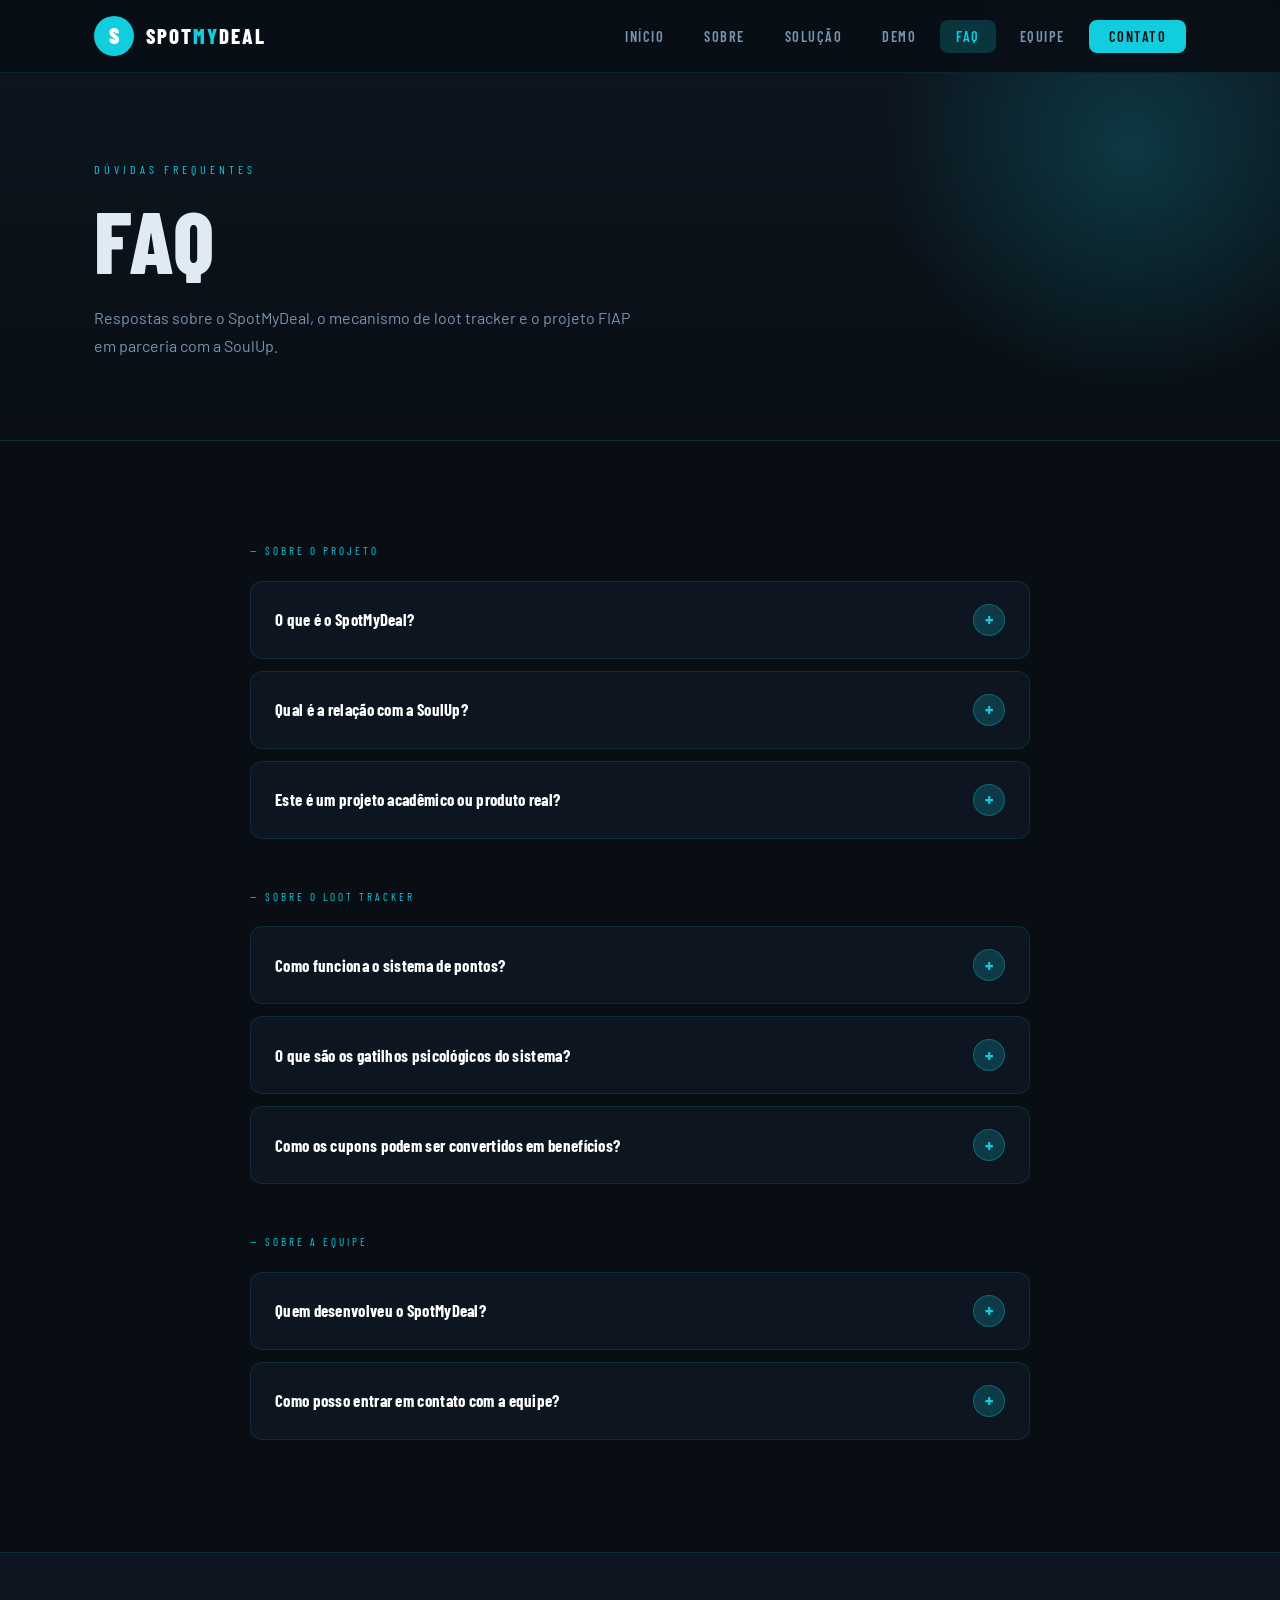
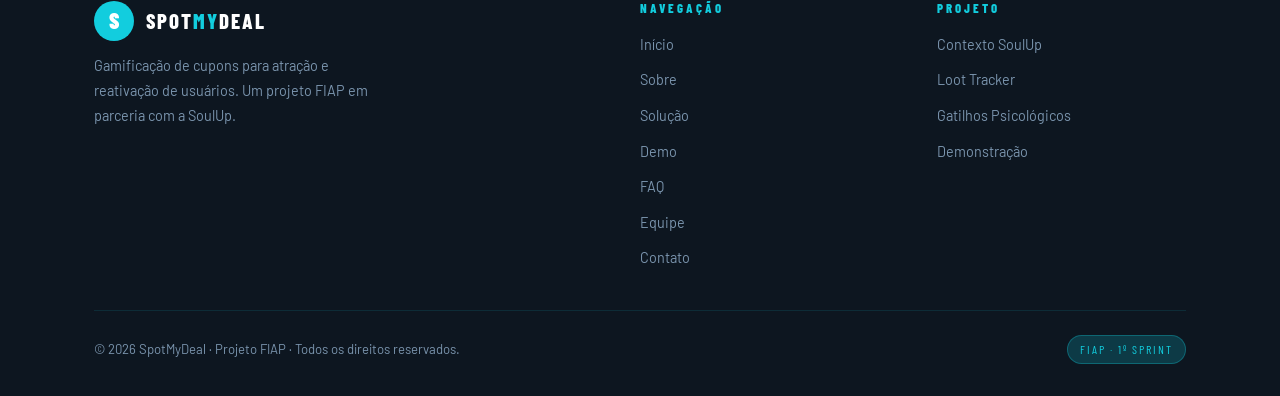
<file: faq.html>
<!DOCTYPE html>
<html lang="pt-BR">
<head>
  <meta charset="UTF-8" />
  <meta name="viewport" content="width=device-width, initial-scale=1.0" />
  <meta name="description" content="FAQ SpotMyDeal — Perguntas frequentes sobre o projeto e a solução." />
  <title>FAQ — SpotMyDeal</title>
  <link rel="stylesheet" href="css/style.css" />
  <link rel="stylesheet" href="css/responsive.css" />
  <style>
    .faq-list {
      max-width: 780px;
      margin: 0 auto;
    }

    .faq-item {
      background: var(--dark2);
      border: 1px solid var(--border);
      border-radius: var(--radius);
      margin-bottom: 12px;
      overflow: hidden;
      transition: border-color var(--transition);
    }

    .faq-item.open { border-color: var(--border-strong); }

    .faq-question {
      display: flex;
      align-items: center;
      justify-content: space-between;
      padding: 22px 24px;
      cursor: pointer;
      transition: background var(--transition);
      gap: 16px;
    }

    .faq-question:hover { background: rgba(255,255,255,0.02); }

    .faq-q-text {
      font-family: var(--font-display);
      font-size: 1.05rem;
      font-weight: 700;
      color: var(--white);
      letter-spacing: 0.3px;
      flex: 1;
    }

    .faq-icon {
      width: 32px;
      height: 32px;
      border-radius: 50%;
      background: var(--cyan-glow);
      border: 1px solid var(--border-strong);
      display: flex;
      align-items: center;
      justify-content: center;
      font-family: var(--font-display);
      font-size: 1.2rem;
      font-weight: 700;
      color: var(--cyan);
      flex-shrink: 0;
      transition: all var(--transition);
    }

    .faq-item.open .faq-icon {
      background: var(--cyan);
      color: var(--dark);
    }

    .faq-answer {
      padding: 0 24px;
      font-size: 0.95rem;
      color: var(--text-muted);
      line-height: 1.75;
    }

    .faq-answer p { padding-bottom: 20px; }

    .faq-category {
      font-family: var(--font-display);
      font-size: 0.7rem;
      letter-spacing: 3px;
      color: var(--cyan);
      text-transform: uppercase;
      margin: 48px 0 20px;
    }

    .faq-category:first-child { margin-top: 0; }
  </style>
</head>
<body>

  <nav class="navbar">
    <div class="container">
      <div class="navbar-inner">
        <a href="index.html" class="nav-logo">
          <div class="nav-logo-icon">S</div>
          <span class="nav-logo-text">Spot<span>My</span>Deal</span>
        </a>
        <ul class="nav-links">
          <li><a href="index.html">Início</a></li>
          <li><a href="sobre.html">Sobre</a></li>
          <li><a href="solucao.html">Solução</a></li>
          <li><a href="demo.html">Demo</a></li>
          <li><a href="faq.html" class="active">FAQ</a></li>
          <li><a href="integrantes.html">Equipe</a></li>
          <li><a href="contato.html" class="nav-cta">Contato</a></li>
        </ul>
        <button class="hamburger" aria-label="Menu">
          <span></span><span></span><span></span>
        </button>
      </div>
    </div>
    <div class="mobile-nav">
      <a href="index.html">Início</a>
      <a href="sobre.html">Sobre</a>
      <a href="solucao.html">Solução</a>
      <a href="demo.html">Demo</a>
      <a href="faq.html">FAQ</a>
      <a href="integrantes.html">Equipe</a>
      <a href="contato.html">Contato</a>
    </div>
  </nav>

  <main>
    <section class="page-hero">
      <div class="container">
        <span class="section-label">Dúvidas frequentes</span>
        <h1>FAQ</h1>
        <p style="max-width: 540px; margin-top: 16px;">Respostas sobre o SpotMyDeal, o mecanismo de loot tracker e o projeto FIAP em parceria com a SoulUp.</p>
      </div>
    </section>

    <section class="section">
      <div class="container">
        <div class="faq-list">

          <p class="faq-category">— Sobre o Projeto</p>

          <div class="faq-item">
            <div class="faq-question">
              <span class="faq-q-text">O que é o SpotMyDeal?</span>
              <span class="faq-icon">+</span>
            </div>
            <div class="faq-answer">
              <p>O SpotMyDeal é um mecanismo de gamificação desenvolvido para o ecossistema da SoulUp. Ele funciona como um "loot tracker" — um sistema onde usuários disputam entre si a coleta de cupons de desconto disponibilizados por estabelecimentos parceiros, acumulando pontos a partir do descarte correto de resíduos.</p>
            </div>
          </div>

          <div class="faq-item">
            <div class="faq-question">
              <span class="faq-q-text">Qual é a relação com a SoulUp?</span>
              <span class="faq-icon">+</span>
            </div>
            <div class="faq-answer">
              <p>A SoulUp é uma empresa focada em sustentabilidade — redução de CO₂ e upcycling de resíduos. Seus analytics identificaram dificuldade em atrair novos usuários e reativar perfis inativos. O SpotMyDeal nasceu como solução a esse problema, usando gamificação para criar engajamento real na plataforma.</p>
            </div>
          </div>

          <div class="faq-item">
            <div class="faq-question">
              <span class="faq-q-text">Este é um projeto acadêmico ou produto real?</span>
              <span class="faq-icon">+</span>
            </div>
            <div class="faq-answer">
              <p>É um projeto acadêmico desenvolvido na FIAP (1º Sprint), mas com base em dados e necessidades reais da SoulUp. O mecanismo foi idealizado para ser implementável no ecossistema real da empresa, com roadmap de piloto com parceiros definido.</p>
            </div>
          </div>

          <p class="faq-category">— Sobre o Loot Tracker</p>

          <div class="faq-item">
            <div class="faq-question">
              <span class="faq-q-text">Como funciona o sistema de pontos?</span>
              <span class="faq-icon">+</span>
            </div>
            <div class="faq-answer">
              <p>O usuário acumula pontos ao realizar descartes corretos de resíduos nos pontos parceiros da SoulUp. Esses pontos são usados como "moeda" para competir pela captura de cupons disponíveis na arena de disputa do SpotMyDeal.</p>
            </div>
          </div>

          <div class="faq-item">
            <div class="faq-question">
              <span class="faq-q-text">O que são os gatilhos psicológicos do sistema?</span>
              <span class="faq-icon">+</span>
            </div>
            <div class="faq-answer">
              <p>O SpotMyDeal usa três gatilhos comprovados pela psicologia comportamental: <strong>Ancoragem</strong> — o usuário vê o que outros já conquistaram e cria uma referência do que "deveria ter"; <strong>Comparação</strong> — o ranking em tempo real transforma a posição em status social; e <strong>Disputa</strong> — cupons limitados e urgência de não perder para outros players.</p>
            </div>
          </div>

          <div class="faq-item">
            <div class="faq-question">
              <span class="faq-q-text">Como os cupons podem ser convertidos em benefícios?</span>
              <span class="faq-icon">+</span>
            </div>
            <div class="faq-answer">
              <p>Os cupons coletados podem ser convertidos em descontos diretos em estabelecimentos parceiros, crédito para pagamento de contas de energia elétrica, ou saldo para uso no transporte público. Em versões futuras, também estão previstos cashback e transferência para conta bancária.</p>
            </div>
          </div>

          <p class="faq-category">— Sobre a Equipe</p>

          <div class="faq-item">
            <div class="faq-question">
              <span class="faq-q-text">Quem desenvolveu o SpotMyDeal?</span>
              <span class="faq-icon">+</span>
            </div>
            <div class="faq-answer">
              <p>O projeto foi desenvolvido por quatro estudantes da FIAP: Gabriel Augusto (RM 573120), Nycolas Melo Escobar (RM 573052), Rodrigo Banharelli de Souza (RM 570539) e Tayna Jimenes Silva (RM 569337). Conheça a equipe na <a href="integrantes.html" style="color: var(--cyan);">página de integrantes</a>.</p>
            </div>
          </div>

          <div class="faq-item">
            <div class="faq-question">
              <span class="faq-q-text">Como posso entrar em contato com a equipe?</span>
              <span class="faq-icon">+</span>
            </div>
            <div class="faq-answer">
              <p>Use o formulário na <a href="contato.html" style="color: var(--cyan);">página de contato</a> ou acesse os perfis do LinkedIn de cada integrante na <a href="integrantes.html" style="color: var(--cyan);">página da equipe</a>. Respondemos em até 48 horas.</p>
            </div>
          </div>

        </div>
      </div>
    </section>
  </main>

  <footer>
    <div class="container">
      <div class="footer-grid">
        <div class="footer-brand">
          <a href="index.html" class="nav-logo">
            <div class="nav-logo-icon">S</div>
            <span class="nav-logo-text">Spot<span>My</span>Deal</span>
          </a>
          <p>Gamificação de cupons para atração e reativação de usuários. Um projeto FIAP em parceria com a SoulUp.</p>
        </div>
        <div class="footer-col">
          <h4>Navegação</h4>
          <ul>
            <li><a href="index.html">Início</a></li>
            <li><a href="sobre.html">Sobre</a></li>
            <li><a href="solucao.html">Solução</a></li>
            <li><a href="demo.html">Demo</a></li>
            <li><a href="faq.html">FAQ</a></li>
            <li><a href="integrantes.html">Equipe</a></li>
            <li><a href="contato.html">Contato</a></li>
          </ul>
        </div>
        <div class="footer-col">
          <h4>Projeto</h4>
          <ul>
            <li><a href="sobre.html#contexto">Contexto SoulUp</a></li>
            <li><a href="solucao.html#mecanismo">Loot Tracker</a></li>
            <li><a href="solucao.html#gatilhos">Gatilhos Psicológicos</a></li>
            <li><a href="demo.html">Demonstração</a></li>
          </ul>
        </div>
      </div>
      <div class="footer-bottom">
        <p style="color: var(--text-muted);">© 2026 SpotMyDeal · Projeto FIAP · Todos os direitos reservados.</p>
        <span class="footer-badge">FIAP · 1º SPRINT</span>
      </div>
    </div>
  </footer>

  <script src="js/main.js"></script>
  <script src="js/faq.js"></script>
</body>
</html>
</file>
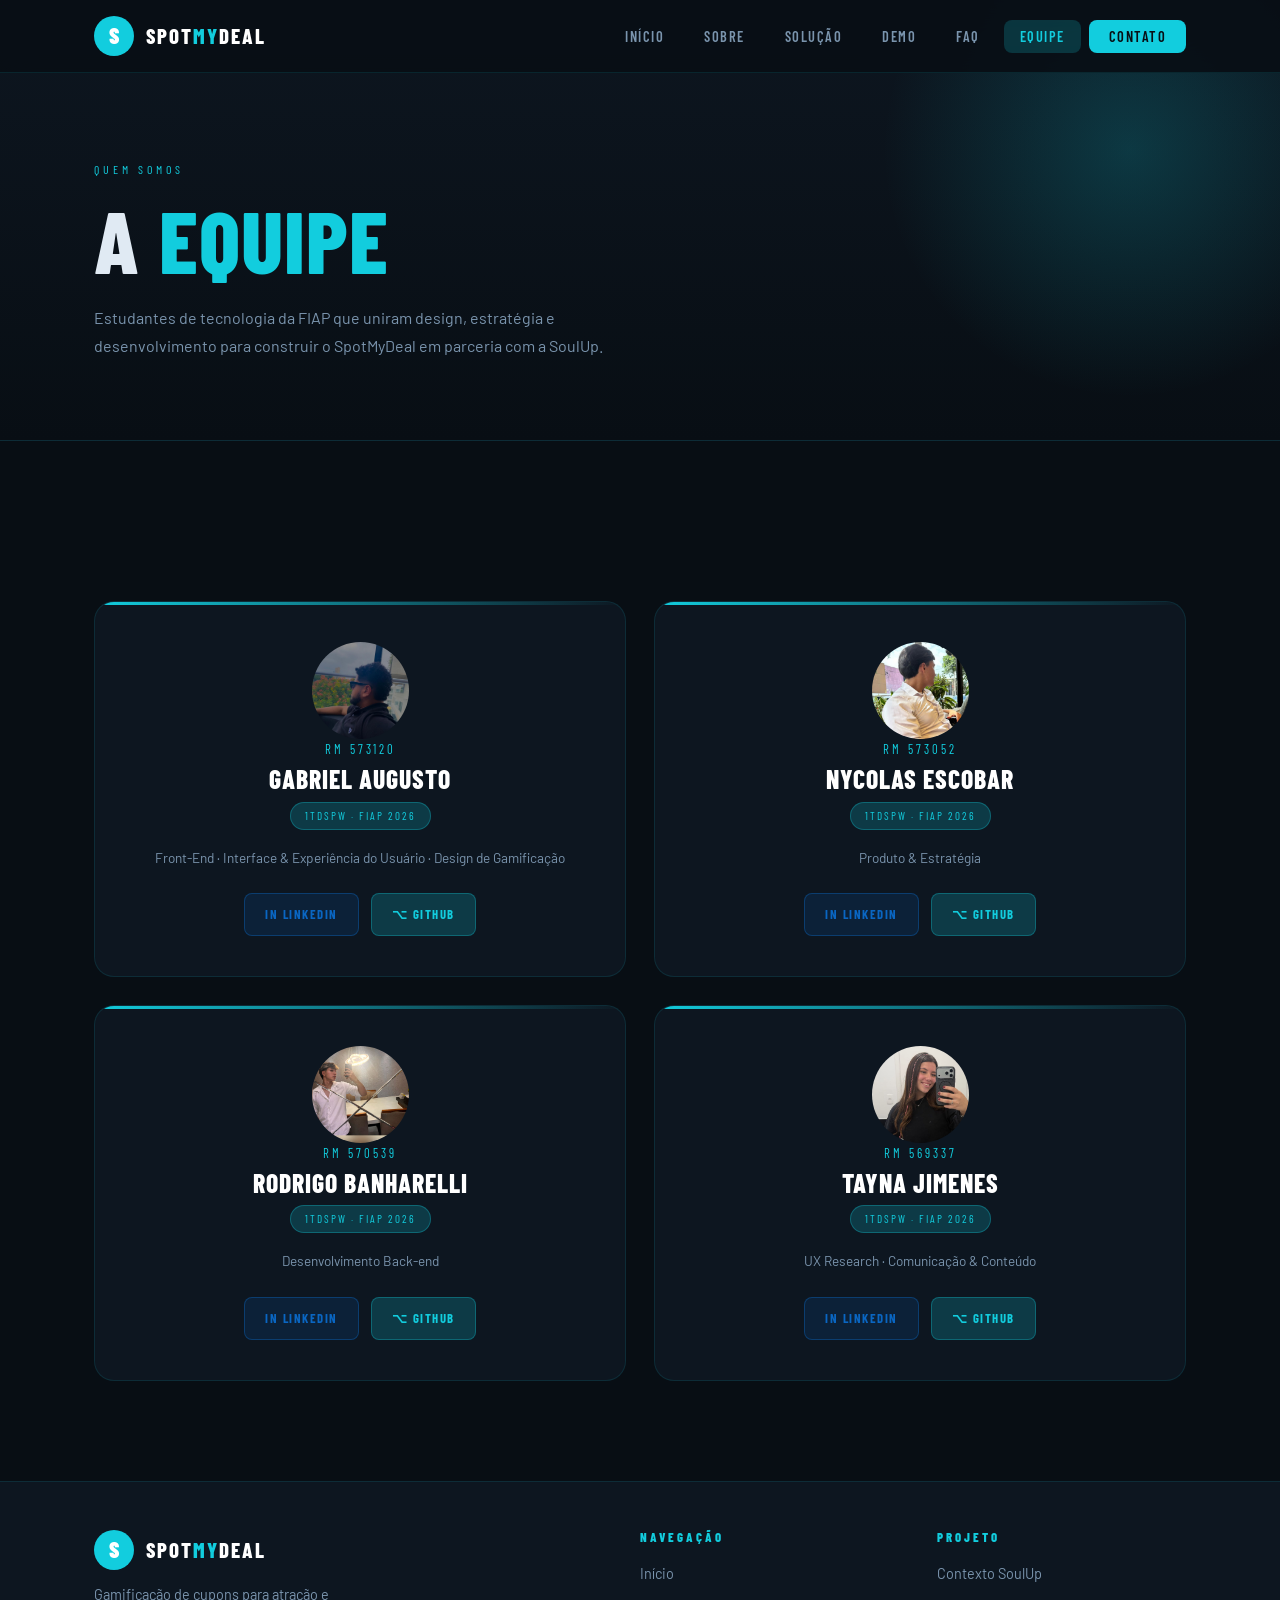
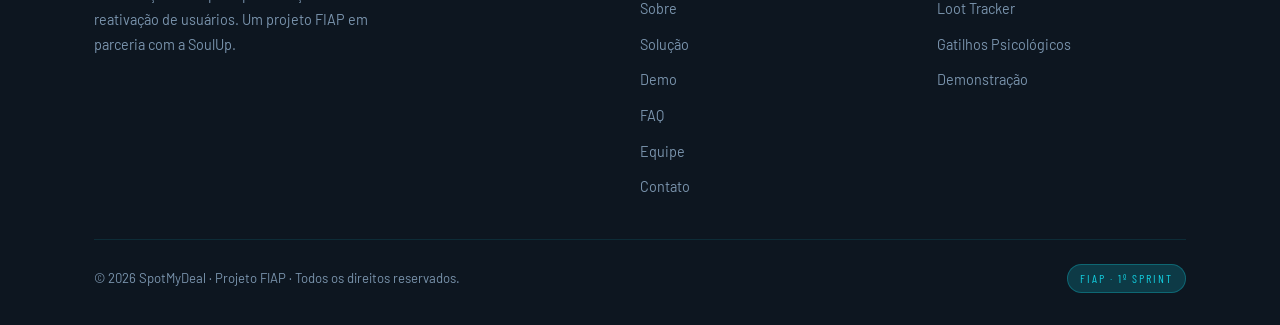
<file: integrantes.html>
<!DOCTYPE html>
<html lang="pt-BR">
<head>
  <meta charset="UTF-8" />
  <meta name="viewport" content="width=device-width, initial-scale=1.0" />
  <meta name="description" content="Equipe SpotMyDeal — Conheça os integrantes do projeto FIAP." />
  <title>Equipe — SpotMyDeal</title>
  <link rel="stylesheet" href="css/style.css" />
  <link rel="stylesheet" href="css/responsive.css" />
  <style>
    .members-grid {
      display: grid;
      grid-template-columns: repeat(2, 1fr);
      gap: 28px;
      margin-top: 60px;
    }

    .member-card {
      background: var(--dark2);
      border: 1px solid var(--border);
      border-radius: var(--radius-lg);
      padding: 40px 36px;
      display: flex;
      flex-direction: column;
      align-items: center;
      text-align: center;
      transition: all var(--transition);
      position: relative;
      overflow: hidden;
    }

    .member-card::before {
      content: '';
      position: absolute;
      top: 0; left: 0; right: 0;
      height: 3px;
      background: linear-gradient(90deg, var(--cyan), transparent);
    }

    .member-card:hover {
      border-color: var(--border-strong);
      transform: translateY(-6px);
      box-shadow: 0 24px 48px rgba(0,0,0,0.3), 0 0 40px var(--cyan-glow);
    }

    .member-avatar {
  width: 97px;        /* ajuste conforme seu layout */
  height: 97px;
  border-radius: 50%;
  overflow: hidden;
  display: flex;
  align-items: center;
  justify-content: center;
}

.member-avatar img {
  width: 100%;
  height: 100%;
  object-fit: cover;   /* garante que a imagem preencha o círculo */
}

    .member-name {
      font-family: var(--font-display);
      font-size: 1.6rem;
      font-weight: 800;
      color: var(--white);
      letter-spacing: 1px;
      margin-bottom: 8px;
    }

    .member-rm {
      font-family: var(--font-display);
      font-size: 0.8rem;
      letter-spacing: 3px;
      color: var(--cyan);
      text-transform: uppercase;
      margin-bottom: 6px;
    }

    .member-turma {
      font-size: 0.85rem;
      color: var(--text-muted);
      margin-bottom: 24px;
    }

    .member-links {
      display: flex;
      gap: 12px;
      flex-wrap: wrap;
      justify-content: center;
    }

    .member-link {
      display: inline-flex;
      align-items: center;
      gap: 8px;
      padding: 10px 20px;
      border-radius: var(--radius-sm);
      font-family: var(--font-display);
      font-size: 0.8rem;
      font-weight: 700;
      letter-spacing: 1.5px;
      text-transform: uppercase;
      transition: all var(--transition);
    }

    .link-linkedin {
      background: rgba(10, 102, 194, 0.15);
      border: 1px solid rgba(10, 102, 194, 0.4);
      color: #0a66c2;
    }

    .link-linkedin:hover {
      background: rgba(10, 102, 194, 0.3);
      transform: translateY(-2px);
    }

    .link-github {
      background: var(--cyan-glow);
      border: 1px solid var(--border-strong);
      color: var(--cyan);
    }

    .link-github:hover {
      background: rgba(18,205,222,0.15);
      transform: translateY(-2px);
    }

    .link-placeholder {
      opacity: 0.4;
      cursor: not-allowed;
      pointer-events: all;
    }

    .turma-badge {
      display: inline-block;
      background: var(--cyan-glow);
      border: 1px solid var(--border-strong);
      border-radius: 20px;
      padding: 4px 14px;
      font-family: var(--font-display);
      font-size: 0.7rem;
      letter-spacing: 2px;
      color: var(--cyan);
      margin-bottom: 16px;
    }

    @media (max-width: 700px) {
      .members-grid { grid-template-columns: 1fr; }
    }
  </style>
</head>
<body>

  <nav class="navbar">
    <div class="container">
      <div class="navbar-inner">
        <a href="index.html" class="nav-logo">
          <div class="nav-logo-icon">S</div>
          <span class="nav-logo-text">Spot<span>My</span>Deal</span>
        </a>
        <ul class="nav-links">
          <li><a href="index.html">Início</a></li>
          <li><a href="sobre.html">Sobre</a></li>
          <li><a href="solucao.html">Solução</a></li>
          <li><a href="demo.html">Demo</a></li>
          <li><a href="faq.html">FAQ</a></li>
          <li><a href="integrantes.html" class="active">Equipe</a></li>
          <li><a href="contato.html" class="nav-cta">Contato</a></li>
        </ul>
        <button class="hamburger" aria-label="Menu">
          <span></span><span></span><span></span>
        </button>
      </div>
    </div>
    <div class="mobile-nav">
      <a href="index.html">Início</a>
      <a href="sobre.html">Sobre</a>
      <a href="solucao.html">Solução</a>
      <a href="demo.html">Demo</a>
      <a href="faq.html">FAQ</a>
      <a href="integrantes.html">Equipe</a>
      <a href="contato.html">Contato</a>
    </div>
  </nav>

  <main>
    <section class="page-hero">
      <div class="container">
        <span class="section-label">Quem somos</span>
        <h1>A <span style="color:var(--cyan)">Equipe</span></h1>
        <p style="max-width: 560px; margin-top: 16px;">Estudantes de tecnologia da FIAP que uniram design, estratégia e desenvolvimento para construir o SpotMyDeal em parceria com a SoulUp.</p>
      </div>
    </section>

    <section class="section">
      <div class="container">
        <div class="members-grid">

          <!-- Gabriel -->
          <article class="member-card">
            <div class="member-avatar">
            <img src="./img/EU.jpeg" alt="Gabriel Augusto"> </div>
            <div class="member-rm">RM 573120</div>
            <h2 class="member-name">Gabriel Augusto</h2>
            <span class="turma-badge">1TDSPW · FIAP 2026</span>
            <p class="member-turma">Front-End · Interface & Experiência do Usuário · Design de Gamificação</p>
            <div class="member-links">
              <a href="https://www.linkedin.com/in/gabrielribeiro-backend-developer/" target="_blank" class="member-link link-linkedin">
                in LinkedIn
              </a>
              <a href="https://github.com/Ribeirogab06" target="_blank" class="member-link link-github">
                ⌥ GitHub
              </a>
            </div>
          </article>

          <!-- Nycolas -->
          <article class="member-card">
            <div class="member-avatar">
            <img src="./img/escobar.png" alt="Nycoas Escobar"> </div>
            <div class="member-rm">RM 573052</div>
            <h2 class="member-name">Nycolas Escobar</h2>
            <span class="turma-badge">1TDSPW · FIAP 2026</span>
            <p class="member-turma">Produto & Estratégia</p>
            <div class="member-links">
              <a href="https://www.linkedin.com/in/nycolas-melo-escobar-983376391/" target="_blank" class="member-link link-linkedin">
                in LinkedIn
              </a>
              <a href="https://github.com/Nycolas10072006" target="_blank" class="member-link link-github">
                ⌥ GitHub
              </a> 
            </div>
          </article>

          <!-- Rodrigo -->
          <article class="member-card">
            <div class="member-avatar">
            <img src="./img/rodrigo.png" alt="Rodrigo"> </div>
            <div class="member-rm">RM 570539</div>
            <h2 class="member-name">Rodrigo Banharelli</h2>
            <span class="turma-badge">1TDSPW · FIAP 2026</span>
            <p class="member-turma">Desenvolvimento Back-end</p>
            <div class="member-links">
              <a href="https://www.linkedin.com/in/rodrigo-banharelli/" target="_blank" class="member-link link-linkedin">
                in LinkedIn
              </a>
              <a href="https://github.com/RodrigoBanharelli" target="_blank" class="member-link link-github">
                ⌥ GitHub
              </a> 
            </div>
          </article>

          <!-- Tayna -->
          <article class="member-card">
            <div class="member-avatar">
            <img src="./img/tay.png" alt="tay"> </div>
            <div class="member-rm">RM 569337</div>
            <h2 class="member-name">Tayna Jimenes</h2>
            <span class="turma-badge">1TDSPW · FIAP 2026</span>
            <p class="member-turma">UX Research · Comunicação & Conteúdo</p>
            <div class="member-links">
              <a href="https://www.linkedin.com/in/tayna-jimenes/" target="_blank" class="member-link link-linkedin">
                in LinkedIn
              </a>
              <a href="https://github.com/TaynaJimenes" target="_blank" class="member-link link-github">
                ⌥ GitHub
              </a>
            </div>
          </article>

        </div>
      </div>
    </section>
  </main>

  <footer>
    <div class="container">
      <div class="footer-grid">
        <div class="footer-brand">
          <a href="index.html" class="nav-logo">
            <div class="nav-logo-icon">S</div>
            <span class="nav-logo-text">Spot<span>My</span>Deal</span>
          </a>
          <p>Gamificação de cupons para atração e reativação de usuários. Um projeto FIAP em parceria com a SoulUp.</p>
        </div>
        <div class="footer-col">
          <h4>Navegação</h4>
          <ul>
            <li><a href="index.html">Início</a></li>
            <li><a href="sobre.html">Sobre</a></li>
            <li><a href="solucao.html">Solução</a></li>
            <li><a href="demo.html">Demo</a></li>
            <li><a href="faq.html">FAQ</a></li>
            <li><a href="integrantes.html">Equipe</a></li>
            <li><a href="contato.html">Contato</a></li>
          </ul>
        </div>
        <div class="footer-col">
          <h4>Projeto</h4>
          <ul>
            <li><a href="sobre.html#contexto">Contexto SoulUp</a></li>
            <li><a href="solucao.html#mecanismo">Loot Tracker</a></li>
            <li><a href="solucao.html#gatilhos">Gatilhos Psicológicos</a></li>
            <li><a href="demo.html">Demonstração</a></li>
          </ul>
        </div>
      </div>
      <div class="footer-bottom">
        <p style="color: var(--text-muted);">© 2026 SpotMyDeal · Projeto FIAP · Todos os direitos reservados.</p>
        <span class="footer-badge">FIAP · 1º SPRINT</span>
      </div>
    </div>
  </footer>

  <script src="js/main.js"></script>
</body>
</html>
</file>
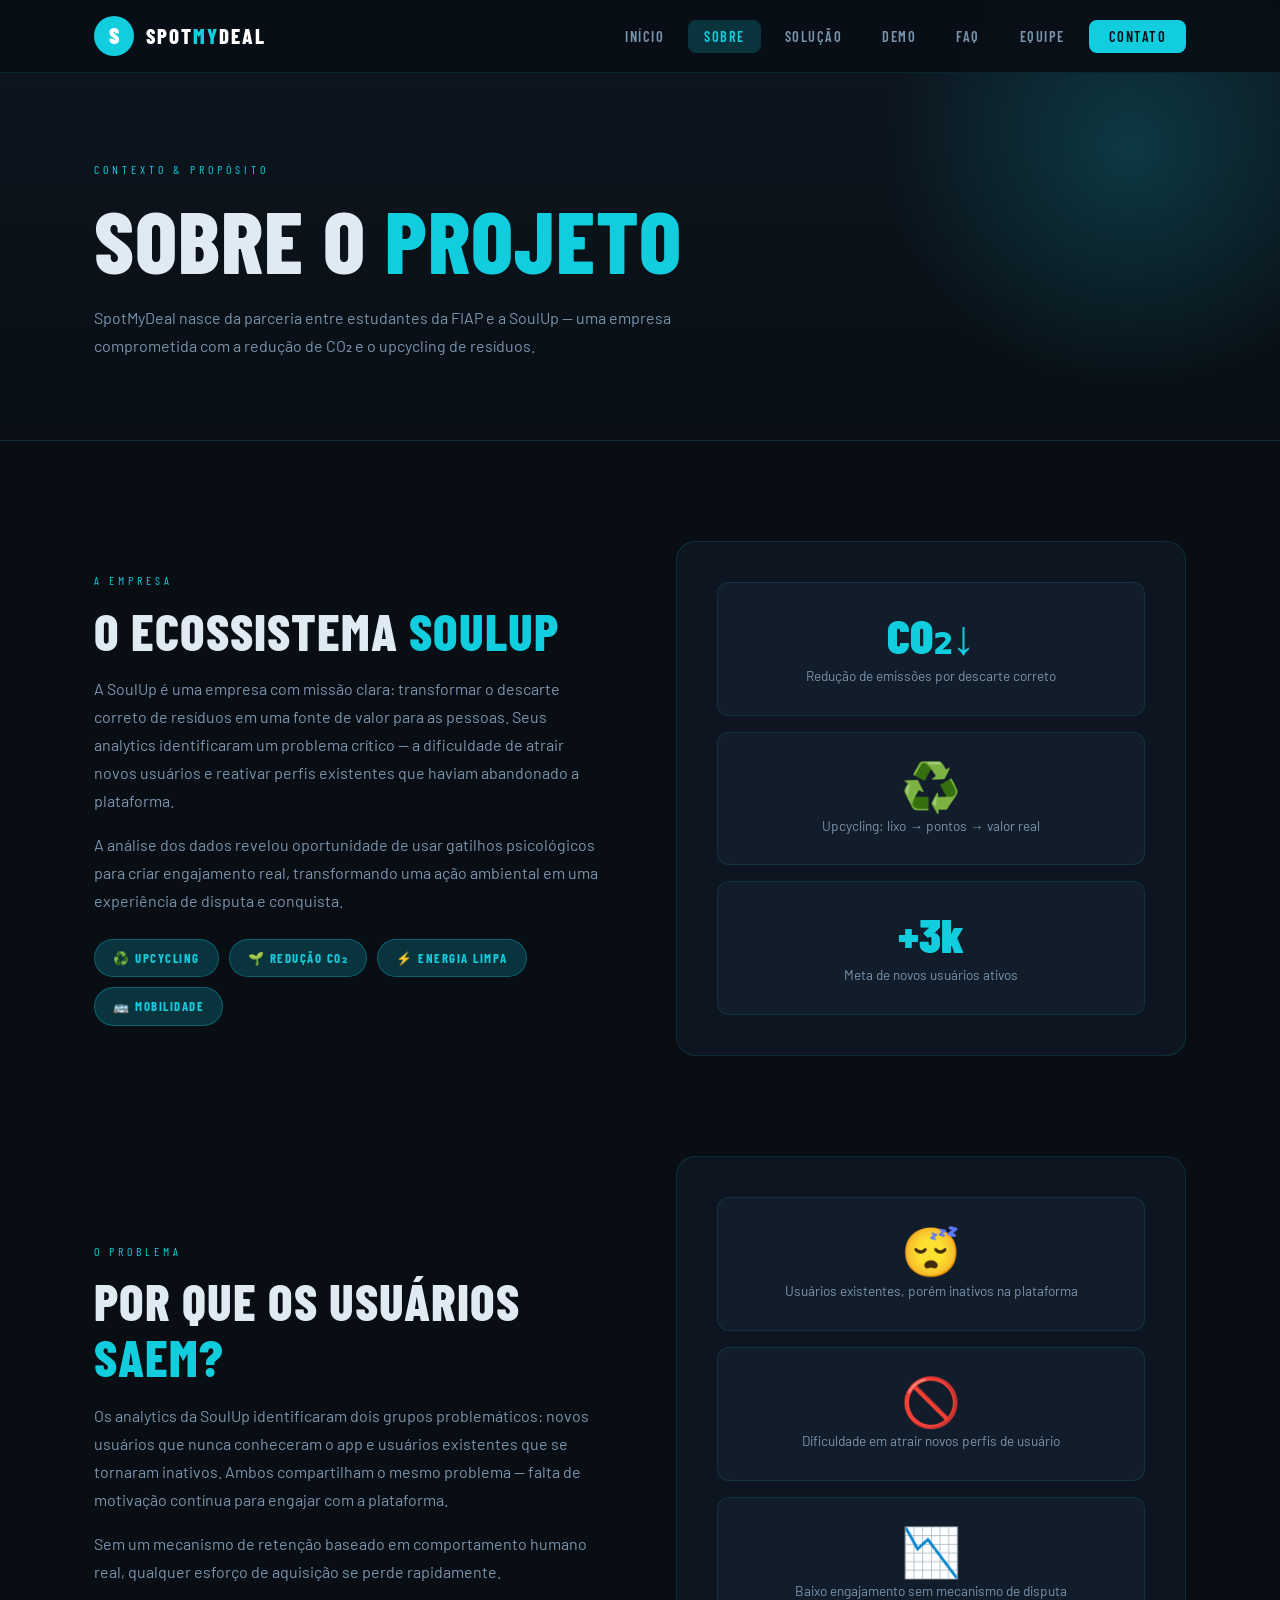
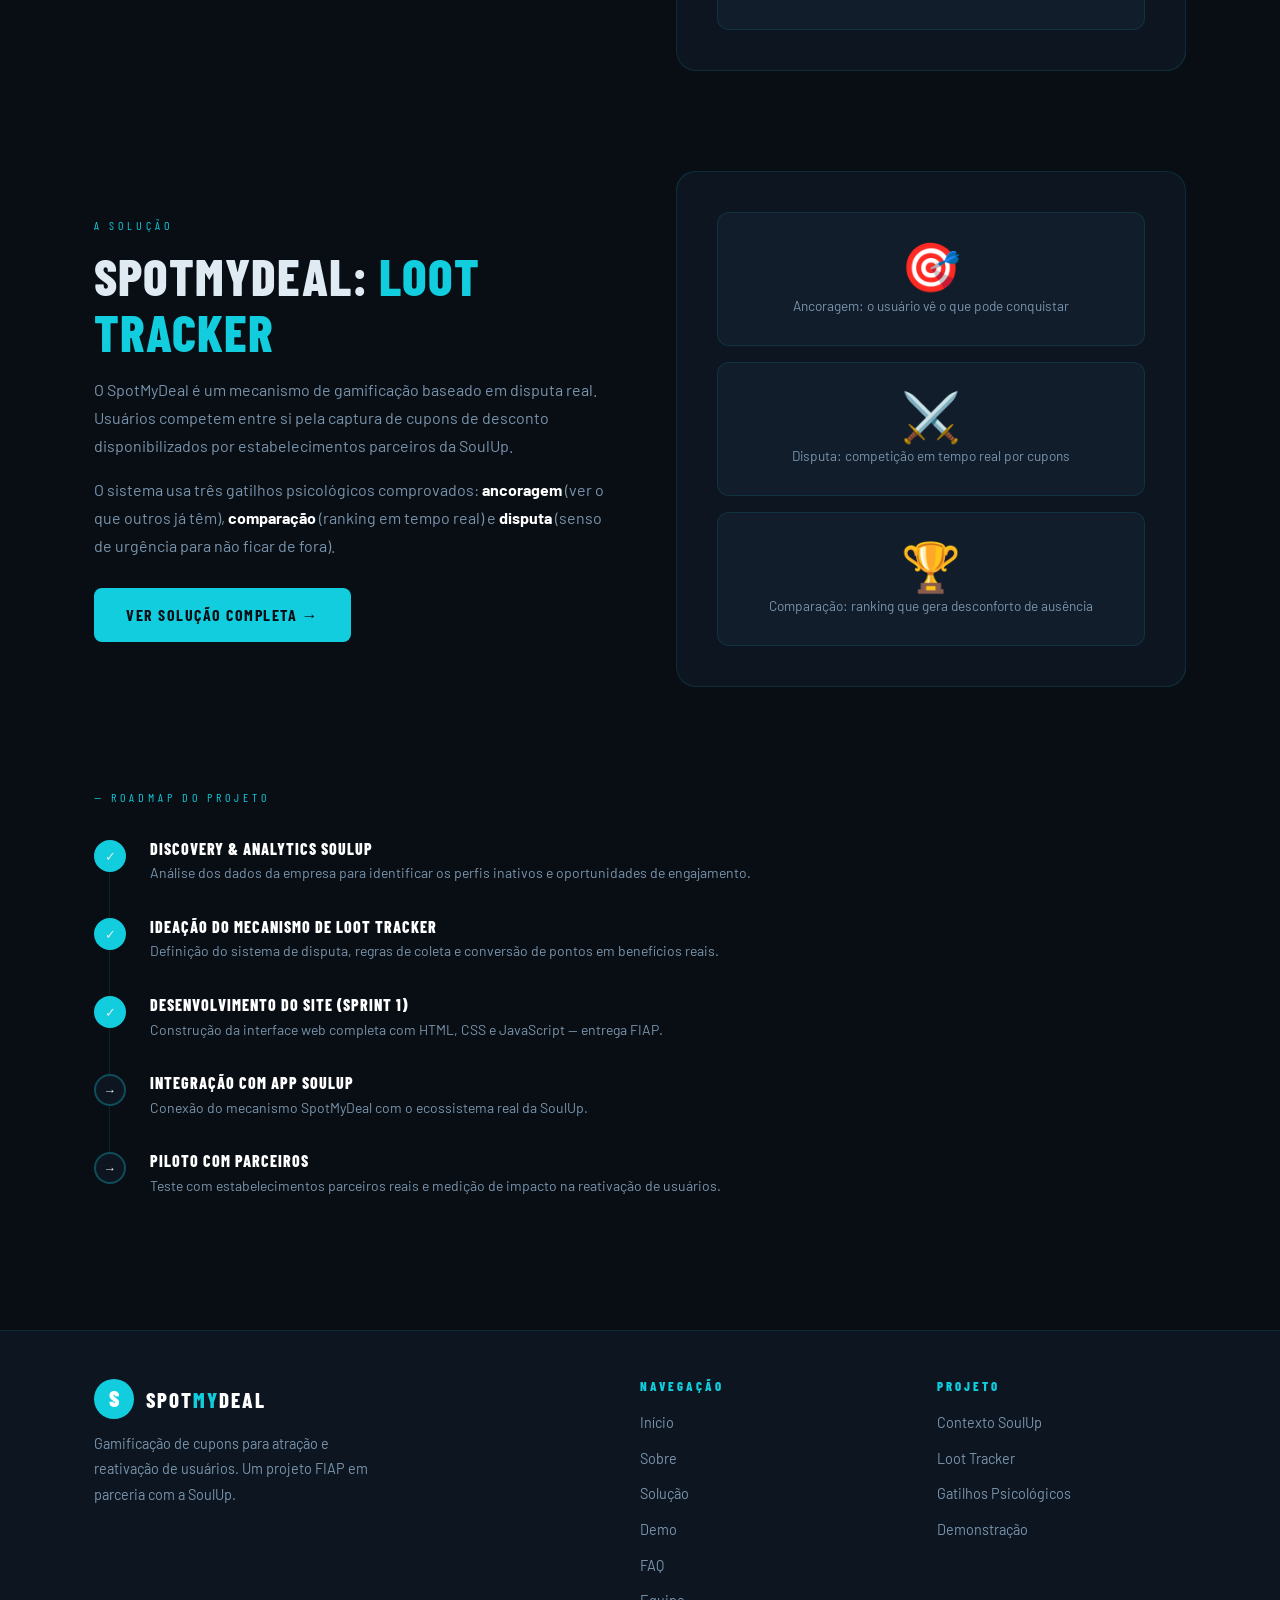
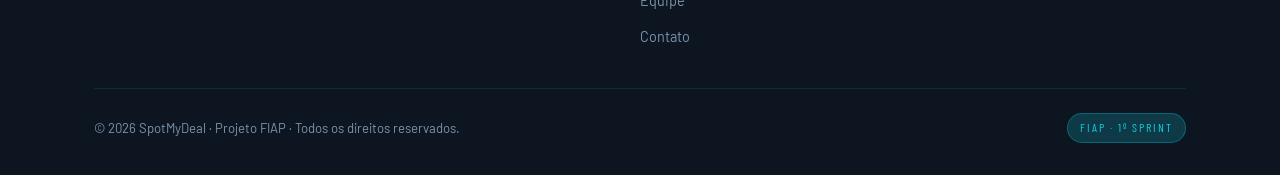
<file: sobre.html>
<!DOCTYPE html>
<html lang="pt-BR">
<head>
  <meta charset="UTF-8" />
  <meta name="viewport" content="width=device-width, initial-scale=1.0" />
  <meta name="description" content="Sobre o SpotMyDeal — Contexto SoulUp, problema, solução e tecnologias." />
  <title>Sobre — SpotMyDeal</title>
  <link rel="stylesheet" href="css/style.css" />
  <link rel="stylesheet" href="css/responsive.css" />
  <style>
    .about-block {
      display: grid;
      grid-template-columns: 1fr 1fr;
      gap: 72px;
      align-items: center;
      margin-bottom: 100px;
    }

    .about-block.reverse { direction: rtl; }
    .about-block.reverse > * { direction: ltr; }

    .about-visual {
      background: var(--dark2);
      border: 1px solid var(--border);
      border-radius: var(--radius-lg);
      padding: 40px;
      position: relative;
    }

    .about-visual::before {
      content: '';
      position: absolute;
      inset: -1px;
      border-radius: var(--radius-lg);
      background: linear-gradient(135deg, var(--border-strong), transparent, var(--border-strong));
      z-index: -1;
    }

    .stat-highlight {
      display: flex;
      flex-direction: column;
      align-items: center;
      justify-content: center;
      padding: 28px;
      background: var(--dark3);
      border: 1px solid var(--border);
      border-radius: var(--radius);
      margin-bottom: 16px;
      text-align: center;
    }

    .stat-highlight:last-child { margin-bottom: 0; }

    .stat-big {
      font-family: var(--font-display);
      font-size: 3rem;
      font-weight: 900;
      color: var(--cyan);
      line-height: 1;
    }

    .stat-desc {
      font-size: 0.85rem;
      color: var(--text-muted);
      margin-top: 6px;
    }

    .pill-list {
      display: flex;
      flex-wrap: wrap;
      gap: 10px;
      margin-top: 24px;
    }

    .pill {
      padding: 8px 18px;
      background: var(--cyan-glow);
      border: 1px solid var(--border-strong);
      border-radius: 20px;
      font-family: var(--font-display);
      font-size: 0.8rem;
      font-weight: 700;
      letter-spacing: 1.5px;
      color: var(--cyan);
      text-transform: uppercase;
    }

    .roadmap {
      margin-top: 60px;
    }

    .roadmap-title {
      font-family: var(--font-display);
      font-size: 0.75rem;
      letter-spacing: 4px;
      color: var(--cyan);
      text-transform: uppercase;
      margin-bottom: 32px;
    }

    .roadmap-list {
      display: flex;
      flex-direction: column;
      gap: 0;
    }

    .roadmap-item {
      display: flex;
      gap: 24px;
      padding-bottom: 32px;
      position: relative;
    }

    .roadmap-item::before {
      content: '';
      position: absolute;
      left: 15px;
      top: 32px;
      bottom: 0;
      width: 1px;
      background: var(--border);
    }

    .roadmap-item:last-child::before { display: none; }

    .roadmap-dot {
      width: 32px;
      height: 32px;
      border-radius: 50%;
      background: var(--dark2);
      border: 2px solid var(--border-strong);
      display: flex;
      align-items: center;
      justify-content: center;
      flex-shrink: 0;
      font-size: 0.8rem;
      position: relative;
      z-index: 1;
    }

    .roadmap-dot.done {
      background: var(--cyan);
      border-color: var(--cyan);
    }

    .roadmap-content h4 {
      font-size: 1rem;
      color: var(--white);
      margin-bottom: 4px;
    }

    .roadmap-content p {
      font-size: 0.875rem;
    }

    @media (max-width: 900px) {
      .about-block { grid-template-columns: 1fr; gap: 40px; direction: ltr !important; }
    }
  </style>
</head>
<body>

  <nav class="navbar">
    <div class="container">
      <div class="navbar-inner">
        <a href="index.html" class="nav-logo">
          <div class="nav-logo-icon">S</div>
          <span class="nav-logo-text">Spot<span>My</span>Deal</span>
        </a>
        <ul class="nav-links">
          <li><a href="index.html">Início</a></li>
          <li><a href="sobre.html" class="active">Sobre</a></li>
          <li><a href="solucao.html">Solução</a></li>
          <li><a href="demo.html">Demo</a></li>
          <li><a href="faq.html">FAQ</a></li>
          <li><a href="integrantes.html">Equipe</a></li>
          <li><a href="contato.html" class="nav-cta">Contato</a></li>
        </ul>
        <button class="hamburger" aria-label="Menu">
          <span></span><span></span><span></span>
        </button>
      </div>
    </div>
    <div class="mobile-nav">
      <a href="index.html">Início</a>
      <a href="sobre.html">Sobre</a>
      <a href="solucao.html">Solução</a>
      <a href="demo.html">Demo</a>
      <a href="faq.html">FAQ</a>
      <a href="integrantes.html">Equipe</a>
      <a href="contato.html">Contato</a>
    </div>
  </nav>

  <main>
    <section class="page-hero" id="contexto">
      <div class="container">
        <span class="section-label">Contexto & Propósito</span>
        <h1>Sobre o <span style="color:var(--cyan)">Projeto</span></h1>
        <p style="max-width: 600px; margin-top: 16px;">SpotMyDeal nasce da parceria entre estudantes da FIAP e a SoulUp — uma empresa comprometida com a redução de CO₂ e o upcycling de resíduos.</p>
      </div>
    </section>

    <section class="section">
      <div class="container">

        <!-- SOULUP CONTEXT -->
        <div class="about-block">
          <div>
            <span class="section-label">A Empresa</span>
            <h2 class="section-title">O ecossistema <span>SoulUp</span></h2>
            <p>A SoulUp é uma empresa com missão clara: transformar o descarte correto de resíduos em uma fonte de valor para as pessoas. Seus analytics identificaram um problema crítico — a dificuldade de atrair novos usuários e reativar perfis existentes que haviam abandonado a plataforma.</p>
            <p style="margin-top: 16px;">A análise dos dados revelou oportunidade de usar gatilhos psicológicos para criar engajamento real, transformando uma ação ambiental em uma experiência de disputa e conquista.</p>
            <div class="pill-list">
              <span class="pill">♻️ Upcycling</span>
              <span class="pill">🌱 Redução CO₂</span>
              <span class="pill">⚡ Energia Limpa</span>
              <span class="pill">🚌 Mobilidade</span>
            </div>
          </div>
          <div class="about-visual">
            <div class="stat-highlight">
              <span class="stat-big">CO₂↓</span>
              <span class="stat-desc">Redução de emissões por descarte correto</span>
            </div>
            <div class="stat-highlight">
              <span class="stat-big">♻️</span>
              <span class="stat-desc">Upcycling: lixo → pontos → valor real</span>
            </div>
            <div class="stat-highlight">
              <span class="stat-big">+3k</span>
              <span class="stat-desc">Meta de novos usuários ativos</span>
            </div>
          </div>
        </div>

        <!-- O PROBLEMA -->
        <div class="about-block reverse">
          <div class="about-visual">
            <div class="stat-highlight">
              <span class="stat-big">😴</span>
              <span class="stat-desc">Usuários existentes, porém inativos na plataforma</span>
            </div>
            <div class="stat-highlight">
              <span class="stat-big">🚫</span>
              <span class="stat-desc">Dificuldade em atrair novos perfis de usuário</span>
            </div>
            <div class="stat-highlight">
              <span class="stat-big">📉</span>
              <span class="stat-desc">Baixo engajamento sem mecanismo de disputa</span>
            </div>
          </div>
          <div>
            <span class="section-label">O Problema</span>
            <h2 class="section-title">Por que os usuários <span>saem?</span></h2>
            <p>Os analytics da SoulUp identificaram dois grupos problemáticos: novos usuários que nunca conheceram o app e usuários existentes que se tornaram inativos. Ambos compartilham o mesmo problema — falta de motivação contínua para engajar com a plataforma.</p>
            <p style="margin-top: 16px;">Sem um mecanismo de retenção baseado em comportamento humano real, qualquer esforço de aquisição se perde rapidamente.</p>
          </div>
        </div>

        <!-- A SOLUÇÃO -->
        <div class="about-block">
          <div>
            <span class="section-label">A Solução</span>
            <h2 class="section-title">SpotMyDeal: <span>Loot Tracker</span></h2>
            <p>O SpotMyDeal é um mecanismo de gamificação baseado em disputa real. Usuários competem entre si pela captura de cupons de desconto disponibilizados por estabelecimentos parceiros da SoulUp.</p>
            <p style="margin-top: 16px;">O sistema usa três gatilhos psicológicos comprovados: <strong style="color:var(--white)">ancoragem</strong> (ver o que outros já têm), <strong style="color:var(--white)">comparação</strong> (ranking em tempo real) e <strong style="color:var(--white)">disputa</strong> (senso de urgência para não ficar de fora).</p>
            <a href="solucao.html" class="btn btn-primary" style="margin-top: 28px;">Ver solução completa →</a>
          </div>
          <div class="about-visual">
            <div class="stat-highlight">
              <span class="stat-big">🎯</span>
              <span class="stat-desc">Ancoragem: o usuário vê o que pode conquistar</span>
            </div>
            <div class="stat-highlight">
              <span class="stat-big">⚔️</span>
              <span class="stat-desc">Disputa: competição em tempo real por cupons</span>
            </div>
            <div class="stat-highlight">
              <span class="stat-big">🏆</span>
              <span class="stat-desc">Comparação: ranking que gera desconforto de ausência</span>
            </div>
          </div>
        </div>

        <!-- ROADMAP -->
        <div class="roadmap">
          <p class="roadmap-title">— Roadmap do Projeto</p>
          <div class="roadmap-list">
            <div class="roadmap-item">
              <div class="roadmap-dot done">✓</div>
              <div class="roadmap-content">
                <h4>Discovery & Analytics SoulUp</h4>
                <p>Análise dos dados da empresa para identificar os perfis inativos e oportunidades de engajamento.</p>
              </div>
            </div>
            <div class="roadmap-item">
              <div class="roadmap-dot done">✓</div>
              <div class="roadmap-content">
                <h4>Ideação do Mecanismo de Loot Tracker</h4>
                <p>Definição do sistema de disputa, regras de coleta e conversão de pontos em benefícios reais.</p>
              </div>
            </div>
            <div class="roadmap-item">
              <div class="roadmap-dot done">✓</div>
              <div class="roadmap-content">
                <h4>Desenvolvimento do Site (Sprint 1)</h4>
                <p>Construção da interface web completa com HTML, CSS e JavaScript — entrega FIAP.</p>
              </div>
            </div>
            <div class="roadmap-item">
              <div class="roadmap-dot">→</div>
              <div class="roadmap-content">
                <h4>Integração com App SoulUp</h4>
                <p>Conexão do mecanismo SpotMyDeal com o ecossistema real da SoulUp.</p>
              </div>
            </div>
            <div class="roadmap-item">
              <div class="roadmap-dot">→</div>
              <div class="roadmap-content">
                <h4>Piloto com Parceiros</h4>
                <p>Teste com estabelecimentos parceiros reais e medição de impacto na reativação de usuários.</p>
              </div>
            </div>
          </div>
        </div>

      </div>
    </section>
  </main>

  <footer>
    <div class="container">
      <div class="footer-grid">
        <div class="footer-brand">
          <a href="index.html" class="nav-logo">
            <div class="nav-logo-icon">S</div>
            <span class="nav-logo-text">Spot<span>My</span>Deal</span>
          </a>
          <p>Gamificação de cupons para atração e reativação de usuários. Um projeto FIAP em parceria com a SoulUp.</p>
        </div>
        <div class="footer-col">
          <h4>Navegação</h4>
          <ul>
            <li><a href="index.html">Início</a></li>
            <li><a href="sobre.html">Sobre</a></li>
            <li><a href="solucao.html">Solução</a></li>
            <li><a href="demo.html">Demo</a></li>
            <li><a href="faq.html">FAQ</a></li>
            <li><a href="integrantes.html">Equipe</a></li>
            <li><a href="contato.html">Contato</a></li>
          </ul>
        </div>
        <div class="footer-col">
          <h4>Projeto</h4>
          <ul>
            <li><a href="sobre.html#contexto">Contexto SoulUp</a></li>
            <li><a href="solucao.html#mecanismo">Loot Tracker</a></li>
            <li><a href="solucao.html#gatilhos">Gatilhos Psicológicos</a></li>
            <li><a href="demo.html">Demonstração</a></li>
          </ul>
        </div>
      </div>
      <div class="footer-bottom">
        <p style="color: var(--text-muted);">© 2026 SpotMyDeal · Projeto FIAP · Todos os direitos reservados.</p>
        <span class="footer-badge">FIAP · 1º SPRINT</span>
      </div>
    </div>
  </footer>

  <script src="js/main.js"></script>
</body>
</html>
</file>
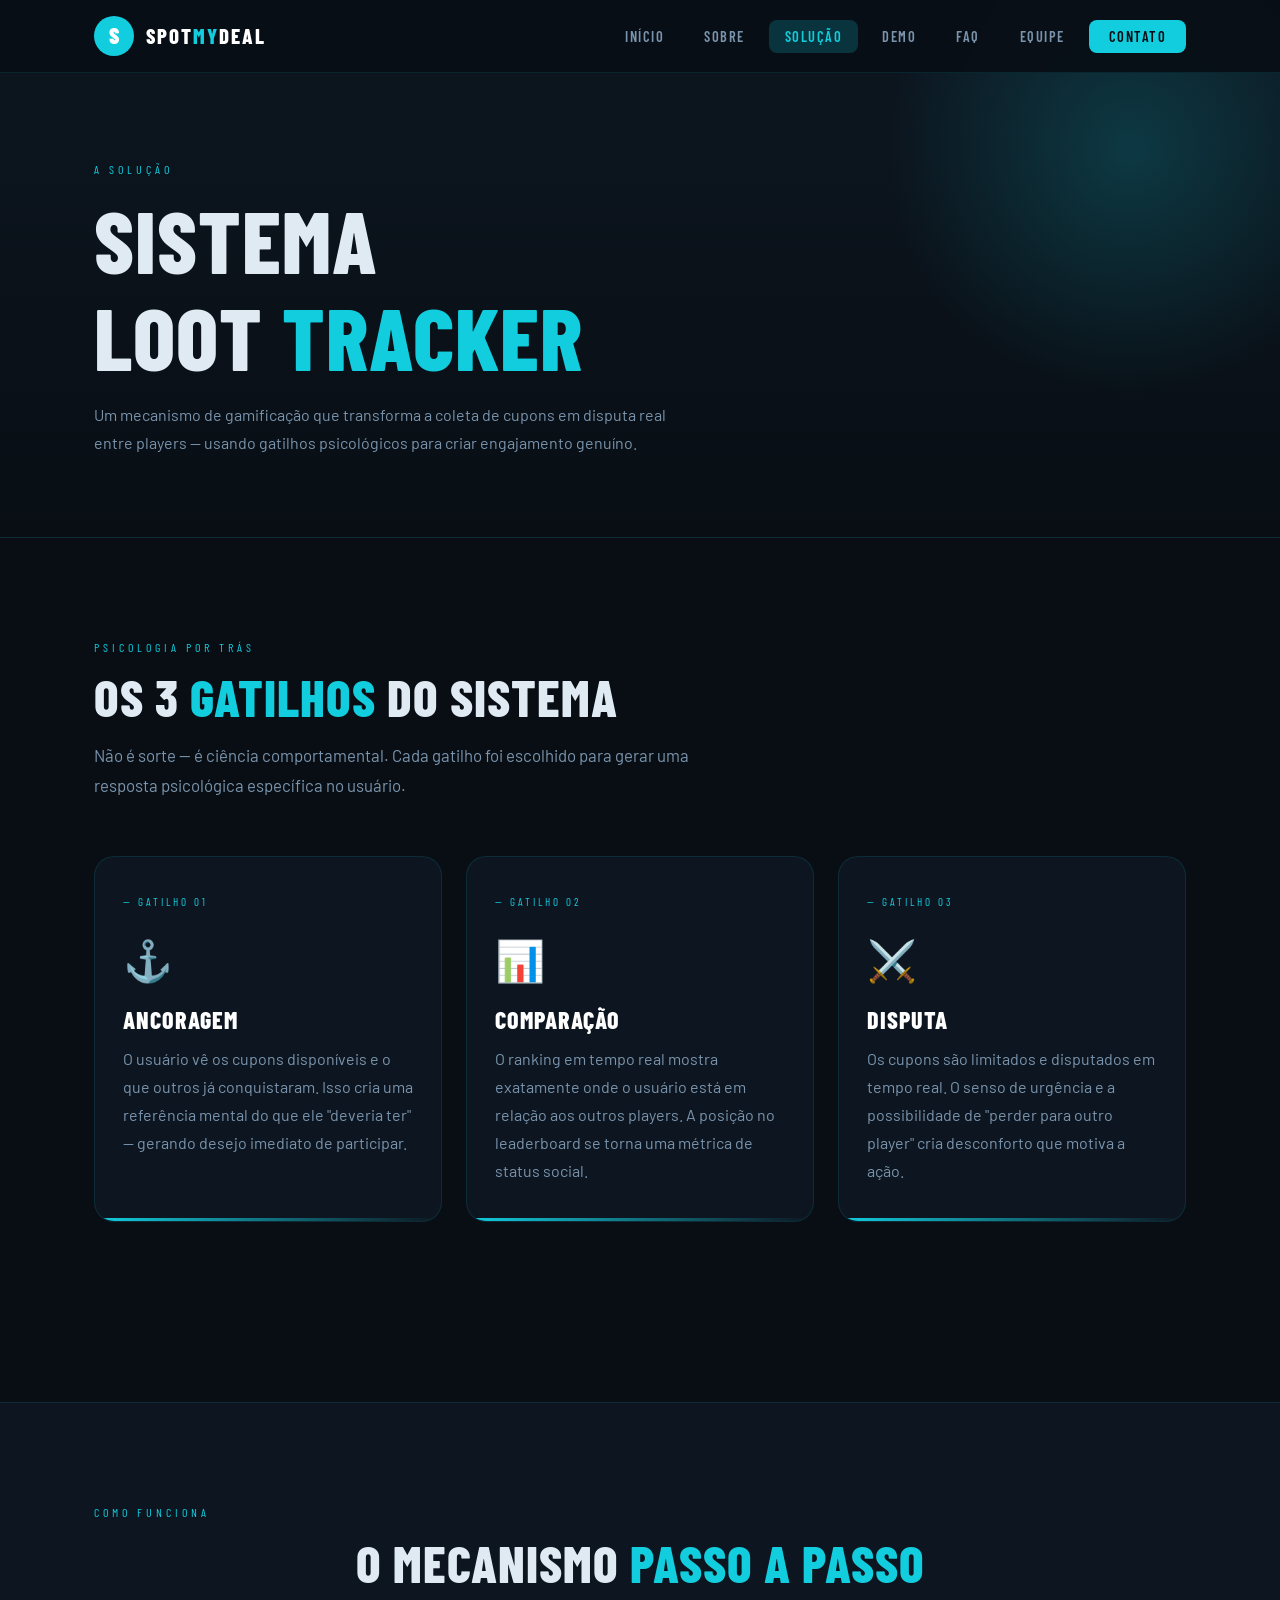
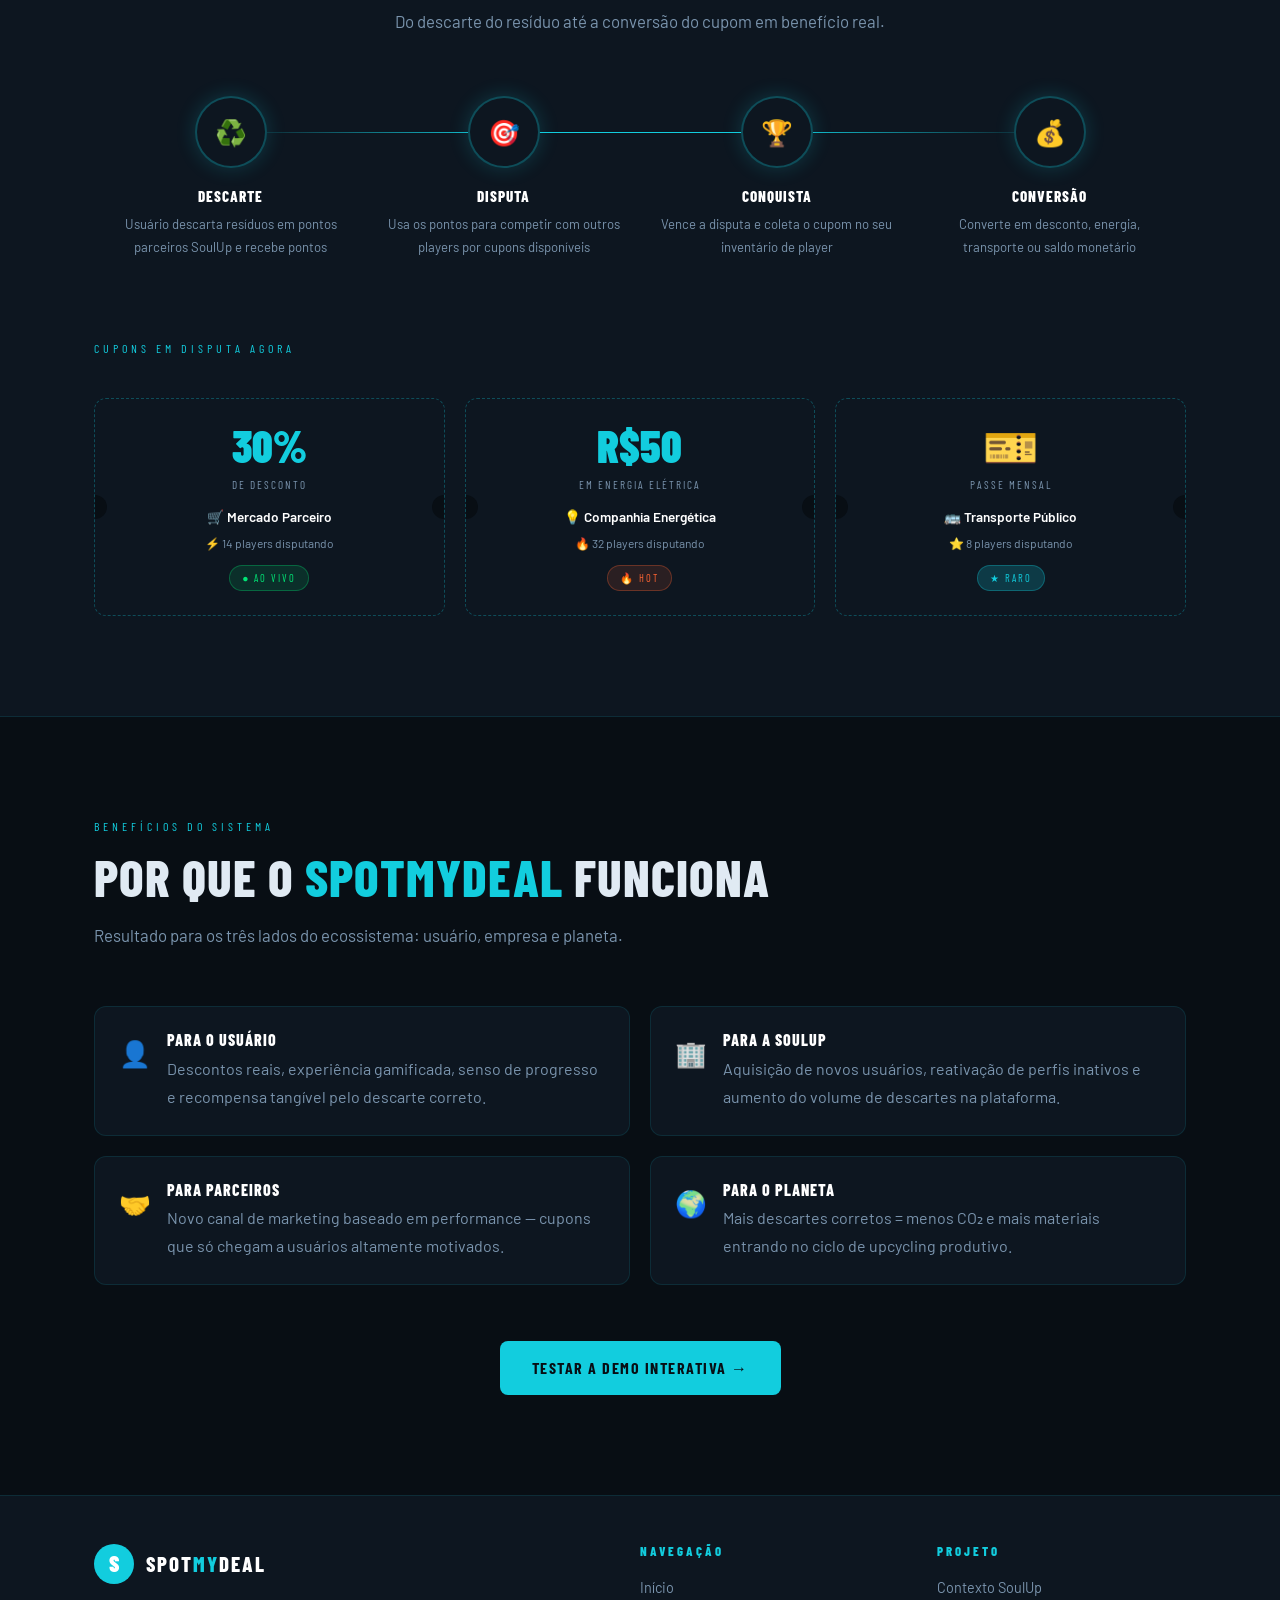
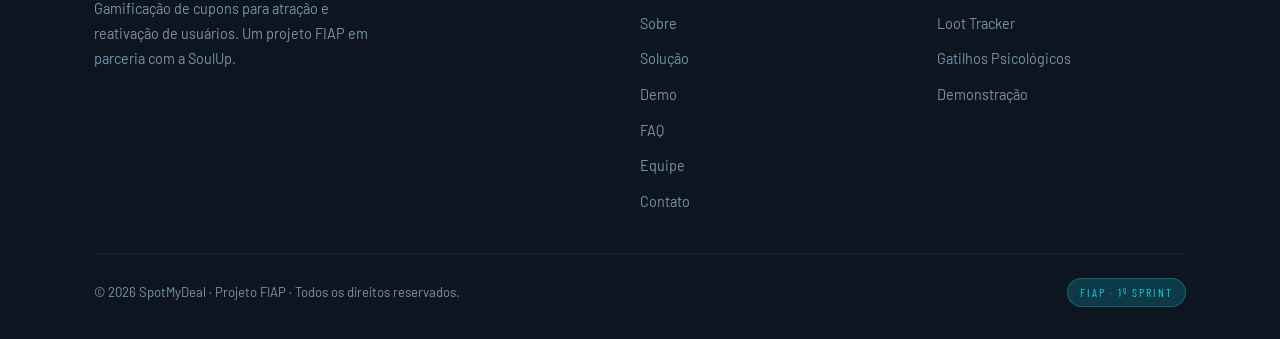
<file: solucao.html>
<!DOCTYPE html>
<html lang="pt-BR">

<head>
  <meta charset="UTF-8" />
  <meta name="viewport" content="width=device-width, initial-scale=1.0" />
  <meta name="description"
    content="Solução SpotMyDeal — Loot Tracker, gatilhos psicológicos e mecanismo de gamificação." />
  <title>Solução — SpotMyDeal</title>
  <link rel="stylesheet" href="css/style.css" />
  <link rel="stylesheet" href="css/responsive.css" />
  <style>
    /* GATILHOS */
    .gatilhos-grid {
      display: grid;
      grid-template-columns: repeat(3, 1fr);
      gap: 24px;
      margin-bottom: 80px;
    }

    .gatilho-card {
      background: var(--dark2);
      border: 1px solid var(--border);
      border-radius: var(--radius-lg);
      padding: 36px 28px;
      position: relative;
      overflow: hidden;
      transition: all var(--transition);
    }

    .gatilho-card::after {
      content: '';
      position: absolute;
      bottom: 0;
      left: 0;
      right: 0;
      height: 3px;
      background: linear-gradient(90deg, var(--cyan), transparent);
    }

    .gatilho-card:hover {
      border-color: var(--border-strong);
      transform: translateY(-6px);
      box-shadow: 0 24px 48px rgba(0, 0, 0, 0.3), 0 0 40px var(--cyan-glow);
    }

    .gatilho-num {
      font-family: var(--font-display);
      font-size: 0.7rem;
      letter-spacing: 3px;
      color: var(--cyan);
      text-transform: uppercase;
      margin-bottom: 16px;
    }

    .gatilho-emoji {
      font-size: 2.5rem;
      margin-bottom: 16px;
      display: block;
    }

    .gatilho-card h3 {
      font-size: 1.5rem;
      color: var(--white);
      margin-bottom: 12px;
    }

    /* MECANISMO */
    .steps-grid {
      display: grid;
      grid-template-columns: repeat(4, 1fr);
      gap: 0;
      position: relative;
      margin-bottom: 80px;
    }

    .steps-grid::before {
      content: '';
      position: absolute;
      top: 36px;
      left: calc(12.5%);
      right: calc(12.5%);
      height: 1px;
      background: linear-gradient(90deg, transparent, var(--cyan), var(--cyan), transparent);
      z-index: 0;
    }

    .step-item {
      display: flex;
      flex-direction: column;
      align-items: center;
      text-align: center;
      padding: 0 16px;
      position: relative;
      z-index: 1;
    }

    .step-circle {
      width: 72px;
      height: 72px;
      border-radius: 50%;
      background: var(--dark2);
      border: 2px solid var(--border-strong);
      display: flex;
      align-items: center;
      justify-content: center;
      font-size: 1.6rem;
      margin-bottom: 20px;
      box-shadow: 0 0 20px var(--cyan-glow);
    }

    .step-item h4 {
      font-size: 0.95rem;
      color: var(--white);
      margin-bottom: 8px;
    }

    .step-item p {
      font-size: 0.82rem;
    }

    /* BENEFÍCIOS */
    .benefits-grid {
      display: grid;
      grid-template-columns: repeat(2, 1fr);
      gap: 20px;
    }

    .benefit-item {
      display: flex;
      align-items: flex-start;
      gap: 16px;
      background: var(--dark2);
      border: 1px solid var(--border);
      border-radius: var(--radius);
      padding: 24px;
      transition: all var(--transition);
    }

    .benefit-item:hover {
      border-color: var(--border-strong);
    }

    .benefit-icon {
      font-size: 1.6rem;
      flex-shrink: 0;
      margin-top: 2px;
    }

    .benefit-item h4 {
      font-size: 1rem;
      color: var(--white);
      margin-bottom: 6px;
    }

    /* CUPOM VISUAL */
    .cupom-showcase {
      display: grid;
      grid-template-columns: repeat(3, 1fr);
      gap: 20px;
      margin-top: 40px;
    }

    .cupom-card {
      background: var(--dark2);
      border: 1px dashed var(--border-strong);
      border-radius: var(--radius);
      padding: 24px;
      text-align: center;
      position: relative;
      overflow: hidden;
      transition: all var(--transition);
    }

    .cupom-card::before {
      content: '';
      position: absolute;
      top: 50%;
      left: -12px;
      width: 24px;
      height: 24px;
      background: var(--dark);
      border-radius: 50%;
      transform: translateY(-50%);
    }

    .cupom-card::after {
      content: '';
      position: absolute;
      top: 50%;
      right: -12px;
      width: 24px;
      height: 24px;
      background: var(--dark);
      border-radius: 50%;
      transform: translateY(-50%);
    }

    .cupom-card:hover {
      border-color: var(--cyan);
      box-shadow: 0 0 24px var(--cyan-glow);
    }

    .cupom-pct {
      font-family: var(--font-display);
      font-size: 2.8rem;
      font-weight: 900;
      color: var(--cyan);
      line-height: 1;
    }

    .cupom-label {
      font-family: var(--font-display);
      font-size: 0.7rem;
      letter-spacing: 2px;
      color: var(--text-muted);
      text-transform: uppercase;
      margin-top: 8px;
    }

    .cupom-store {
      font-size: 0.85rem;
      color: var(--white);
      margin-top: 12px;
      font-weight: 600;
    }

    .cupom-players {
      font-size: 0.75rem;
      color: var(--text-muted);
      margin-top: 6px;
    }

    .cupom-status {
      display: inline-block;
      margin-top: 12px;
      padding: 4px 12px;
      border-radius: 20px;
      font-family: var(--font-display);
      font-size: 0.65rem;
      letter-spacing: 2px;
      text-transform: uppercase;
    }

    .status-live {
      background: rgba(0, 230, 118, 0.12);
      color: #00e676;
      border: 1px solid rgba(0, 230, 118, 0.3);
    }

    .status-hot {
      background: rgba(255, 100, 50, 0.12);
      color: #ff6432;
      border: 1px solid rgba(255, 100, 50, 0.3);
    }

    .status-rare {
      background: var(--cyan-glow);
      color: var(--cyan);
      border: 1px solid var(--border-strong);
    }

    @media (max-width: 900px) {
      .gatilhos-grid {
        grid-template-columns: 1fr;
      }

      .steps-grid {
        grid-template-columns: 1fr 1fr;
      }

      .steps-grid::before {
        display: none;
      }

      .cupom-showcase {
        grid-template-columns: 1fr;
      }

      .benefits-grid {
        grid-template-columns: 1fr;
      }
    }

    @media (max-width: 480px) {
      .steps-grid {
        grid-template-columns: 1fr;
      }
    }
  </style>
</head>

<body>

  <nav class="navbar">
    <div class="container">
      <div class="navbar-inner">
        <a href="index.html" class="nav-logo">
          <div class="nav-logo-icon">S</div>
          <span class="nav-logo-text">Spot<span>My</span>Deal</span>
        </a>
        <ul class="nav-links">
          <li><a href="index.html">Início</a></li>
          <li><a href="sobre.html">Sobre</a></li>
          <li><a href="solucao.html" class="active">Solução</a></li>
          <li><a href="demo.html">Demo</a></li>
          <li><a href="faq.html">FAQ</a></li>
          <li><a href="integrantes.html">Equipe</a></li>
          <li><a href="contato.html" class="nav-cta">Contato</a></li>
        </ul>
        <button class="hamburger" aria-label="Menu">
          <span></span><span></span><span></span>
        </button>
      </div>
    </div>
    <div class="mobile-nav">
      <a href="index.html">Início</a>
      <a href="sobre.html">Sobre</a>
      <a href="solucao.html">Solução</a>
      <a href="demo.html">Demo</a>
      <a href="faq.html">FAQ</a>
      <a href="integrantes.html">Equipe</a>
      <a href="contato.html">Contato</a>
    </div>
  </nav>

  <main>
    <section class="page-hero">
      <div class="container">
        <span class="section-label">A Solução</span>
        <h1>
          Sistema
          <span class="block-text">Loot <span style="color:var(--cyan)">Tracker</span></span>
        </h1>
        <p style="max-width: 600px; margin-top: 16px;">Um mecanismo de gamificação que transforma a coleta de cupons em
          disputa real entre players — usando gatilhos psicológicos para criar engajamento genuíno.</p>
      </div>
    </section>

    <section class="section" id="gatilhos">
      <div class="container">
        <span class="section-label">Psicologia por trás</span>
        <h2 class="section-title">Os 3 <span>gatilhos</span> do sistema</h2>
        <p class="section-desc">Não é sorte — é ciência comportamental. Cada gatilho foi escolhido para gerar uma
          resposta psicológica específica no usuário.</p>

        <div class="gatilhos-grid grid-3">
          <div class="gatilho-card">
            <div class="gatilho-num">— Gatilho 01</div>
            <span class="gatilho-emoji">⚓</span>
            <h3>Ancoragem</h3>
            <p>O usuário vê os cupons disponíveis e o que outros já conquistaram. Isso cria uma referência mental do que
              ele "deveria ter" — gerando desejo imediato de participar.</p>
          </div>
          <div class="gatilho-card">
            <div class="gatilho-num">— Gatilho 02</div>
            <span class="gatilho-emoji">📊</span>
            <h3>Comparação</h3>
            <p>O ranking em tempo real mostra exatamente onde o usuário está em relação aos outros players. A posição no
              leaderboard se torna uma métrica de status social.</p>
          </div>
          <div class="gatilho-card">
            <div class="gatilho-num">— Gatilho 03</div>
            <span class="gatilho-emoji">⚔️</span>
            <h3>Disputa</h3>
            <p>Os cupons são limitados e disputados em tempo real. O senso de urgência e a possibilidade de "perder para
              outro player" cria desconforto que motiva a ação.</p>
          </div>
        </div>
      </div>
    </section>

    <section class="section"
      style="background: var(--dark2); border-top: 1px solid var(--border); border-bottom: 1px solid var(--border);"
      id="mecanismo">
      <div class="container">
        <span class="section-label">Como funciona</span>
        <h2 class="section-title text-center" style="text-align:center;">O mecanismo <span>passo a passo</span></h2>
        <p class="section-desc text-center" style="text-align:center; margin: 0 auto 60px;">Do descarte do resíduo até a
          conversão do cupom em benefício real.</p>

        <div class="steps-grid">
          <div class="step-item">
            <div class="step-circle">♻️</div>
            <h4>Descarte</h4>
            <p>Usuário descarta resíduos em pontos parceiros SoulUp e recebe pontos</p>
          </div>
          <div class="step-item">
            <div class="step-circle">🎯</div>
            <h4>Disputa</h4>
            <p>Usa os pontos para competir com outros players por cupons disponíveis</p>
          </div>
          <div class="step-item">
            <div class="step-circle">🏆</div>
            <h4>Conquista</h4>
            <p>Vence a disputa e coleta o cupom no seu inventário de player</p>
          </div>
          <div class="step-item">
            <div class="step-circle">💰</div>
            <h4>Conversão</h4>
            <p>Converte em desconto, energia, transporte ou saldo monetário</p>
          </div>
        </div>

        <!-- CUPONS EM DISPUTA -->
        <span class="section-label" style="margin-top: 40px; display:block;">Cupons em disputa agora</span>
        <div class="cupom-showcase">
          <div class="cupom-card">
            <div class="cupom-pct">30%</div>
            <div class="cupom-label">de desconto</div>
            <div class="cupom-store">🛒 Mercado Parceiro</div>
            <div class="cupom-players">⚡ 14 players disputando</div>
            <span class="cupom-status status-live">● Ao vivo</span>
          </div>
          <div class="cupom-card">
            <div class="cupom-pct">R$50</div>
            <div class="cupom-label">em energia elétrica</div>
            <div class="cupom-store">💡 Companhia Energética</div>
            <div class="cupom-players">🔥 32 players disputando</div>
            <span class="cupom-status status-hot">🔥 Hot</span>
          </div>
          <div class="cupom-card">
            <div class="cupom-pct">🎫</div>
            <div class="cupom-label">passe mensal</div>
            <div class="cupom-store">🚌 Transporte Público</div>
            <div class="cupom-players">⭐ 8 players disputando</div>
            <span class="cupom-status status-rare">★ Raro</span>
          </div>
        </div>
      </div>
    </section>

    <section class="section">
      <div class="container">
        <span class="section-label">Benefícios do sistema</span>
        <h2 class="section-title">Por que o <span>SpotMyDeal</span> funciona</h2>
        <p class="section-desc">Resultado para os três lados do ecossistema: usuário, empresa e planeta.</p>

        <div class="benefits-grid">
          <div class="benefit-item">
            <span class="benefit-icon">👤</span>
            <div>
              <h4>Para o Usuário</h4>
              <p>Descontos reais, experiência gamificada, senso de progresso e recompensa tangível pelo descarte
                correto.</p>
            </div>
          </div>
          <div class="benefit-item">
            <span class="benefit-icon">🏢</span>
            <div>
              <h4>Para a SoulUp</h4>
              <p>Aquisição de novos usuários, reativação de perfis inativos e aumento do volume de descartes na
                plataforma.</p>
            </div>
          </div>
          <div class="benefit-item">
            <span class="benefit-icon">🤝</span>
            <div>
              <h4>Para Parceiros</h4>
              <p>Novo canal de marketing baseado em performance — cupons que só chegam a usuários altamente motivados.
              </p>
            </div>
          </div>
          <div class="benefit-item">
            <span class="benefit-icon">🌍</span>
            <div>
              <h4>Para o Planeta</h4>
              <p>Mais descartes corretos = menos CO₂ e mais materiais entrando no ciclo de upcycling produtivo.</p>
            </div>
          </div>
        </div>

        <div style="text-align: center; margin-top: 56px;">
          <a href="demo.html" class="btn btn-primary">Testar a Demo Interativa →</a>
        </div>
      </div>
    </section>
  </main>

  <footer>
    <div class="container">
      <div class="footer-grid">
        <div class="footer-brand">
          <a href="index.html" class="nav-logo">
            <div class="nav-logo-icon">S</div>
            <span class="nav-logo-text">Spot<span>My</span>Deal</span>
          </a>
          <p>Gamificação de cupons para atração e reativação de usuários. Um projeto FIAP em parceria com a SoulUp.</p>
        </div>
        <div class="footer-col">
          <h4>Navegação</h4>
          <ul>
            <li><a href="index.html">Início</a></li>
            <li><a href="sobre.html">Sobre</a></li>
            <li><a href="solucao.html">Solução</a></li>
            <li><a href="demo.html">Demo</a></li>
            <li><a href="faq.html">FAQ</a></li>
            <li><a href="integrantes.html">Equipe</a></li>
            <li><a href="contato.html">Contato</a></li>
          </ul>
        </div>
        <div class="footer-col">
          <h4>Projeto</h4>
          <ul>
            <li><a href="sobre.html#contexto">Contexto SoulUp</a></li>
            <li><a href="solucao.html#mecanismo">Loot Tracker</a></li>
            <li><a href="solucao.html#gatilhos">Gatilhos Psicológicos</a></li>
            <li><a href="demo.html">Demonstração</a></li>
          </ul>
        </div>
      </div>
      <div class="footer-bottom">
        <p style="color: var(--text-muted);">© 2026 SpotMyDeal · Projeto FIAP · Todos os direitos reservados.</p>
        <span class="footer-badge">FIAP · 1º SPRINT</span>
      </div>
    </div>
  </footer>

  <script src="js/main.js"></script>
</body>

</html>
</file>
<file: css/style.css>
/* ============================================
   SPOTMYDEAL — Global Styles
   Paleta: #12cdde (ciano) + #ffffff (branco)
   Fundo: #080e14 (dark navy)
   ============================================ */

@import url('https://fonts.googleapis.com/css2?family=Barlow+Condensed:wght@400;600;700;800;900&family=Barlow:wght@300;400;500;600&display=swap');

/* === VARIÁVEIS === */
:root {
  --cyan: #12cdde;
  --cyan-dark: #0ea8b7;
  --cyan-glow: rgba(18, 205, 222, 0.2);
  --cyan-glow-strong: rgba(18, 205, 222, 0.4);
  --white: #ffffff;
  --dark: #080e14;
  --dark2: #0d1620;
  --dark3: #111d2a;
  --dark4: #162030;
  --gray: #1e2d3d;
  --gray2: #2a3f55;
  --text: #e0eaf3;
  --text-muted: #7a94ad;
  --border: rgba(18, 205, 222, 0.12);
  --border-strong: rgba(18, 205, 222, 0.3);

  --font-display: 'Barlow Condensed', sans-serif;
  --font-body: 'Barlow', sans-serif;

  --radius: 12px;
  --radius-sm: 8px;
  --radius-lg: 20px;
  --transition: 0.25s ease;
}

/* === RESET === */
*, *::before, *::after {
  margin: 0;
  padding: 0;
  box-sizing: border-box;
}

html { scroll-behavior: smooth; }

body {
  font-family: var(--font-body);
  background: var(--dark);
  color: var(--text);
  line-height: 1.6;
  overflow-x: hidden;
}

img { max-width: 100%; display: block; }
a { text-decoration: none; color: inherit; }
ul { list-style: none; }

/* === TIPOGRAFIA === */
h1, h2, h3, h4 {
  font-family: var(--font-display);
  font-weight: 800;
  line-height: 1.1;
  text-transform: uppercase;
  letter-spacing: 1px;
}

h1 { font-size: clamp(2.8rem, 7vw, 5.5rem); }
h2 { font-size: clamp(2rem, 4vw, 3.2rem); }
h3 { font-size: clamp(1.4rem, 2.5vw, 2rem); }
h4 { font-size: 1.2rem; }

p { font-size: 1rem; color: var(--text-muted); line-height: 1.75; }

/* === UTILITÁRIOS === */
.container {
  max-width: 1140px;
  margin: 0 auto;
  padding: 0 24px;
}

.section {
  padding: 100px 0;
}

.section-label {
  font-family: var(--font-display);
  font-size: 0.75rem;
  letter-spacing: 4px;
  color: var(--cyan);
  text-transform: uppercase;
  margin-bottom: 12px;
  display: block;
}

.section-title {
  margin-bottom: 16px;
}

.section-title span { color: var(--cyan); }

.section-desc {
  font-size: 1.05rem;
  max-width: 600px;
  margin-bottom: 56px;
}

.text-center { text-align: center; }
.text-center .section-desc { margin-left: auto; margin-right: auto; }

/* === BOTÕES === */
.btn {
  display: inline-flex;
  align-items: center;
  gap: 10px;
  padding: 14px 32px;
  border-radius: var(--radius-sm);
  font-family: var(--font-display);
  font-size: 1rem;
  font-weight: 700;
  letter-spacing: 1.5px;
  text-transform: uppercase;
  cursor: pointer;
  border: none;
  transition: all var(--transition);
}

.btn-primary {
  background: var(--cyan);
  color: var(--dark);
}

.btn-primary:hover {
  background: var(--white);
  transform: translateY(-2px);
  box-shadow: 0 0 30px var(--cyan-glow-strong);
}

.btn-outline {
  background: transparent;
  color: var(--cyan);
  border: 1.5px solid var(--cyan);
}

.btn-outline:hover {
  background: var(--cyan-glow);
  transform: translateY(-2px);
}

/* === NAVBAR === */
.navbar {
  position: fixed;
  top: 0;
  left: 0;
  right: 0;
  z-index: 1000;
  background: rgba(8, 14, 20, 0.9);
  backdrop-filter: blur(16px);
  border-bottom: 1px solid var(--border);
  transition: all var(--transition);
}

.navbar-inner {
  display: flex;
  align-items: center;
  justify-content: space-between;
  height: 72px;
  gap: 12px;
}

.nav-logo {
  display: flex;
  align-items: center;
  gap: 12px;
}

.nav-logo-icon {
  width: 40px;
  height: 40px;
  background: var(--cyan);
  border-radius: 50%;
  display: flex;
  align-items: center;
  justify-content: center;
  font-family: var(--font-display);
  font-size: 1.4rem;
  font-weight: 900;
  color: var(--white);
}

.nav-logo-text {
  font-family: var(--font-display);
  font-size: 1.3rem;
  font-weight: 800;
  letter-spacing: 2px;
  color: var(--white);
  text-transform: uppercase;
}

.nav-logo-text span { color: var(--cyan); }

.nav-links {
  display: flex;
  align-items: center;
  gap: 8px;
}

.nav-links a {
  padding: 8px 16px;
  font-family: var(--font-display);
  font-size: 0.9rem;
  font-weight: 600;
  letter-spacing: 1.5px;
  text-transform: uppercase;
  color: var(--text-muted);
  border-radius: var(--radius-sm);
  transition: all var(--transition);
}

.nav-links a:hover,
.nav-links a.active {
  color: var(--cyan);
  background: var(--cyan-glow);
}

.nav-cta {
  background: var(--cyan) !important;
  color: var(--dark) !important;
  padding: 8px 20px !important;
}

.nav-cta:hover {
  background: var(--white) !important;
  transform: none;
}

/* HAMBURGUER */
.hamburger {
  display: none;
  flex-direction: column;
  gap: 5px;
  cursor: pointer;
  padding: 8px;
  background: none;
  border: none;
}

.hamburger span {
  display: block;
  width: 24px;
  height: 2px;
  background: var(--cyan);
  border-radius: 2px;
  transition: all var(--transition);
}

.hamburger.open span:nth-child(1) { transform: translateY(7px) rotate(45deg); }
.hamburger.open span:nth-child(2) { opacity: 0; }
.hamburger.open span:nth-child(3) { transform: translateY(-7px) rotate(-45deg); }

/* MOBILE NAV */
.mobile-nav {
  display: none;
  flex-direction: column;
  background: var(--dark2);
  border-top: 1px solid var(--border);
  padding: 16px 24px;
  gap: 4px;
}

.mobile-nav.open { display: flex; }

.mobile-nav a {
  padding: 12px 16px;
  font-family: var(--font-display);
  font-size: 1rem;
  font-weight: 700;
  letter-spacing: 2px;
  text-transform: uppercase;
  color: var(--text-muted);
  border-radius: var(--radius-sm);
  transition: all var(--transition);
}

.mobile-nav a:hover { color: var(--cyan); background: var(--cyan-glow); }

/* === LANG TOGGLE === */
.lang-toggle {
  display: inline-flex !important;
  align-items: center;
  gap: 6px;
  padding: 6px 14px;
  background: transparent;
  border: 1.5px solid var(--border-strong);
  border-radius: 20px;
  color: var(--cyan);
  font-family: var(--font-display);
  font-size: 0.78rem;
  font-weight: 700;
  letter-spacing: 1.5px;
  cursor: pointer;
  transition: all var(--transition);
  text-transform: uppercase;
  flex-shrink: 0;
}

.lang-toggle:hover {
  background: var(--cyan-glow);
  border-color: var(--cyan);
}

.lang-toggle .flag { font-size: 0.9rem; }
.lang-toggle .lang-code { font-size: 0.72rem; letter-spacing: 2px; }

/* === FOOTER === */
footer {
  background: var(--dark2);
  border-top: 1px solid var(--border);
  padding: 48px 0 32px;
}

.footer-grid {
  display: grid;
  grid-template-columns: 2fr 1fr 1fr;
  gap: 48px;
  margin-bottom: 40px;
}

.footer-brand p {
  margin-top: 12px;
  font-size: 0.9rem;
  max-width: 280px;
}

.footer-col h4 {
  font-size: 0.8rem;
  letter-spacing: 3px;
  color: var(--cyan);
  margin-bottom: 16px;
  text-transform: uppercase;
}

.footer-col ul { display: flex; flex-direction: column; gap: 10px; }

.footer-col ul li a {
  font-size: 0.9rem;
  color: var(--text-muted);
  transition: color var(--transition);
}

.footer-col ul li a:hover { color: var(--cyan); }

.footer-bottom {
  border-top: 1px solid var(--border);
  padding-top: 24px;
  display: flex;
  align-items: center;
  justify-content: space-between;
  flex-wrap: wrap;
  gap: 12px;
}

.footer-bottom p { font-size: 0.82rem; margin: 0; }

.footer-badge {
  font-family: var(--font-display);
  font-size: 0.75rem;
  letter-spacing: 2px;
  color: var(--cyan);
  background: var(--cyan-glow);
  border: 1px solid var(--border-strong);
  padding: 4px 12px;
  border-radius: 20px;
}

/* === CARDS === */
.card {
  background: var(--dark2);
  border: 1px solid var(--border);
  border-radius: var(--radius);
  padding: 32px;
  transition: all var(--transition);
}

.card:hover {
  border-color: var(--border-strong);
  transform: translateY(-4px);
  box-shadow: 0 20px 40px rgba(0,0,0,0.3), 0 0 30px var(--cyan-glow);
}

.card-icon {
  width: 52px;
  height: 52px;
  background: var(--cyan-glow);
  border: 1px solid var(--border-strong);
  border-radius: var(--radius-sm);
  display: flex;
  align-items: center;
  justify-content: center;
  font-size: 1.5rem;
  margin-bottom: 20px;
}

/* === GLOW LINE === */
.glow-line {
  width: 60px;
  height: 3px;
  background: var(--cyan);
  border-radius: 2px;
  box-shadow: 0 0 12px var(--cyan);
  margin-bottom: 24px;
}

/* === BADGE === */
.badge {
  display: inline-flex;
  align-items: center;
  gap: 6px;
  padding: 6px 14px;
  background: var(--cyan-glow);
  border: 1px solid var(--border-strong);
  border-radius: 20px;
  font-family: var(--font-display);
  font-size: 0.75rem;
  font-weight: 700;
  letter-spacing: 2px;
  color: var(--cyan);
  text-transform: uppercase;
}

/* === PAGE HERO (interno) === */
.page-hero {
  padding: 160px 0 80px;
  background: linear-gradient(180deg, var(--dark2) 0%, var(--dark) 100%);
  border-bottom: 1px solid var(--border);
  position: relative;
  overflow: hidden;
}

.page-hero::before {
  content: '';
  position: absolute;
  top: -100px;
  right: -100px;
  width: 500px;
  height: 500px;
  background: radial-gradient(circle, var(--cyan-glow) 0%, transparent 70%);
  pointer-events: none;
}

.lang-toggle {
    background-color: #0b161a;
    border: 2px solid #00ced1; /* A borda azul que você quer */
    
    /* 1. Removemos o padding para a imagem encostar na borda */
    padding: 0; 
    
    /* 2. Definimos um tamanho fixo para o botão */
    width: 60px;  /* Ajuste a largura conforme preferir */
    height: 35px; /* Ajuste a altura conforme preferir */
    
    border-radius: 50px;
    display: inline-flex;
    align-items: center;
    justify-content: center;
    cursor: pointer;
    
    /* 3. ESSENCIAL: Corta o que sobrar da imagem para seguir o redondo */
    overflow: hidden; 
    
    transition: all 0.3s ease;
}

.flag-img {
    /* 4. Faz a imagem cobrir o botão todo */
    width: 100%;
    height: 100%;
    /* 5. Garante que a imagem não estique, mas preencha o espaço */
    object-fit: cover; 
  
    display: block;
    transition: opacity 0.3s ease-in-out;
}

/* Efeito de hover opcional para manter o estilo neon */
.lang-toggle:hover {
    box-shadow: 0 0 10px #00ced1;
    transform: scale(1.05);
}

.block-text {
  display: block;
}
</file>
<file: css/responsive.css>
/* ============================================
   SPOTMYDEAL — Responsividade
   Mobile: até 480px
   Tablet: 481px – 991px
   Desktop: 992px+
   ============================================ */

/* === TABLET (≥ 768px) === */
@media (max-width: 991px) {

  .section { padding: 72px 0; }

  /* FOOTER */
  .footer-grid {
    grid-template-columns: 1fr 1fr;
    gap: 32px;
  }

  .footer-brand { grid-column: 1 / -1; }

  /* NAVBAR */
  .nav-links { display: none; }
  .hamburger { display: flex; }

  /* GRIDS */
  .grid-3 { grid-template-columns: 1fr 1fr !important; }
  .grid-4 { grid-template-columns: 1fr 1fr !important; }
}

/* === MOBILE (≤ 480px) === */
@media (max-width: 480px) {

  .container { padding: 0 16px; }
  .section { padding: 56px 0; }

  h1 { font-size: 2.4rem; }
  h2 { font-size: 1.9rem; }
  h3 { font-size: 1.3rem; }

  /* FOOTER */
  .footer-grid { grid-template-columns: 1fr; gap: 24px; }
  .footer-bottom { flex-direction: column; text-align: center; }

  /* GRIDS */
  .grid-2,
  .grid-3,
  .grid-4 { grid-template-columns: 1fr !important; }

  /* HERO BUTTONS */
  .hero-actions {
    flex-direction: column;
    align-items: flex-start;
  }

  /* CARD */
  .card { padding: 24px; }

  /* INTEGRANTES */
  .member-links { flex-direction: column; }

  /* CONTATO */
  .contact-grid { grid-template-columns: 1fr !important; }

  /* FAQ */
  .faq-question { font-size: 1rem; }

  /* SOLUÇÃO */
  .loot-demo { grid-template-columns: 1fr !important; }
  .steps-grid { grid-template-columns: 1fr !important; }
}

/* === DESKTOP LARGE (≥ 1300px) === */
@media (min-width: 1300px) {
  .container { max-width: 1240px; }
}
</file>
